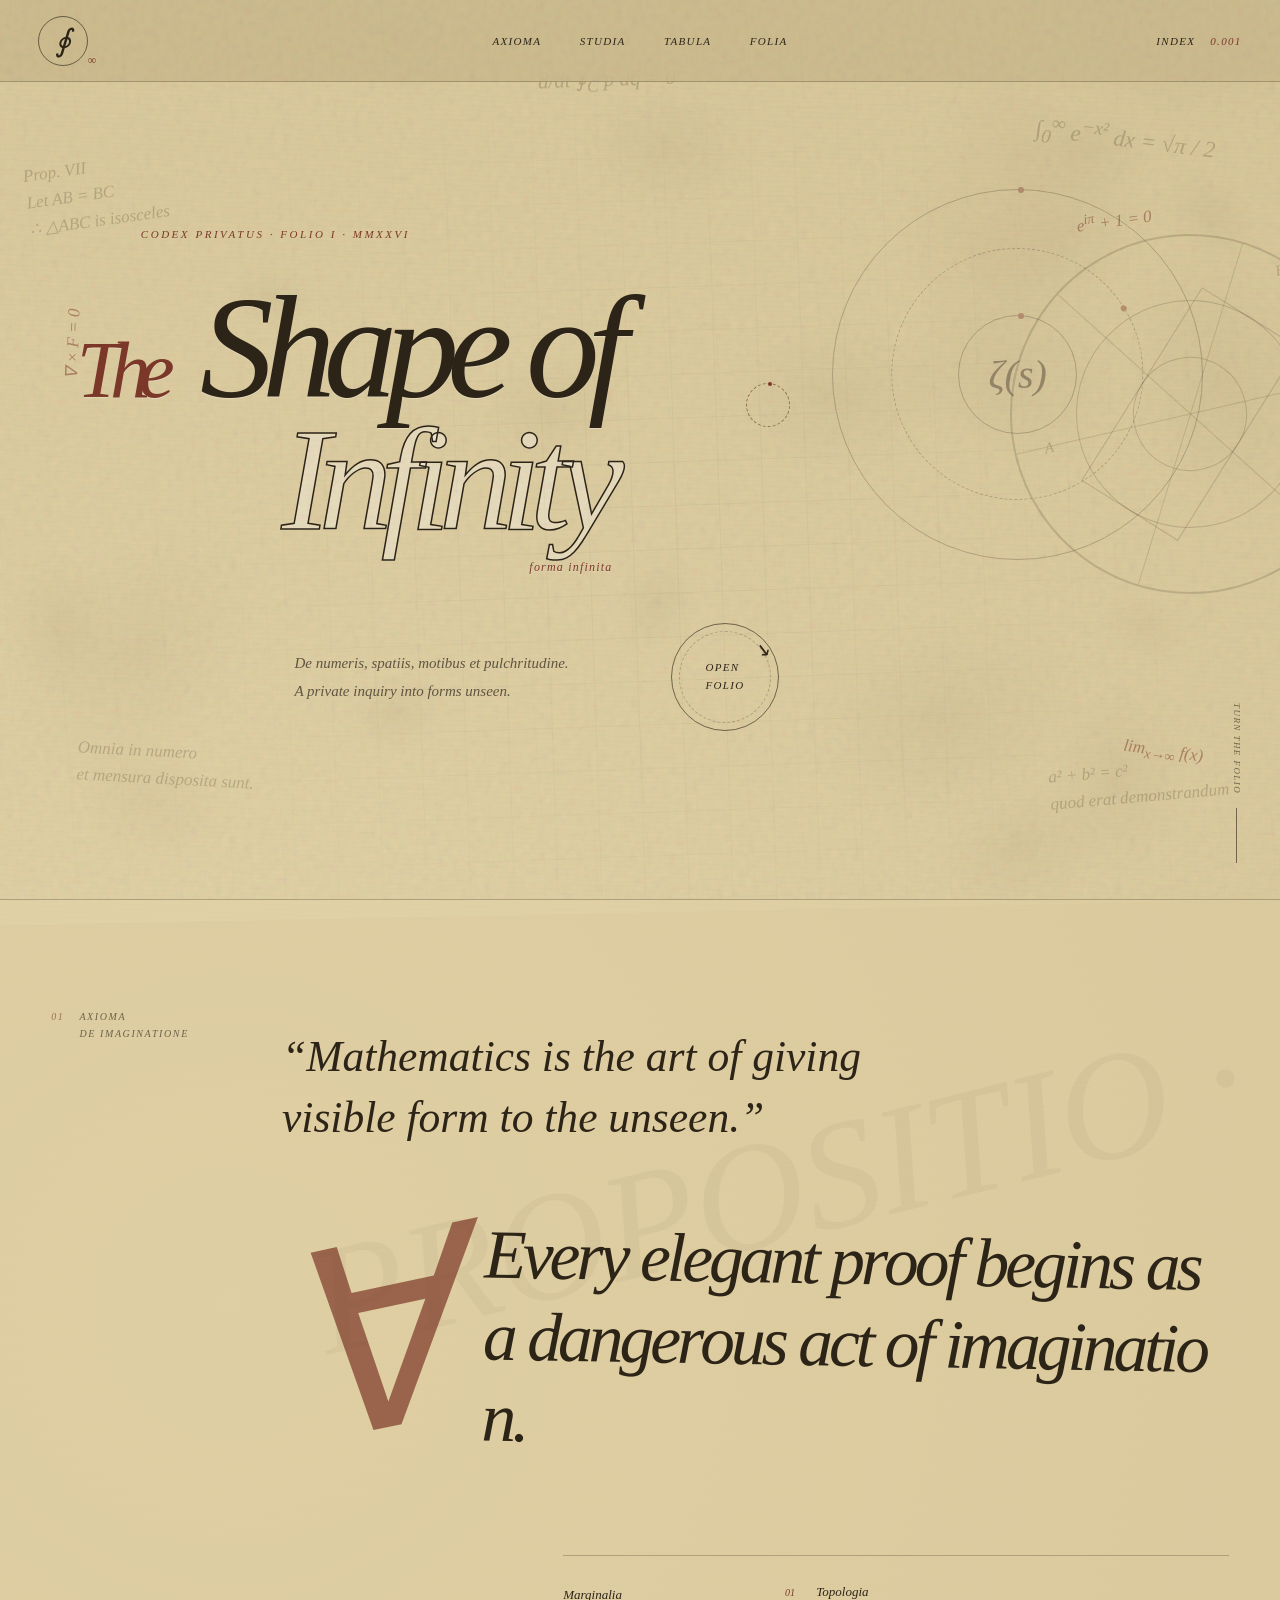
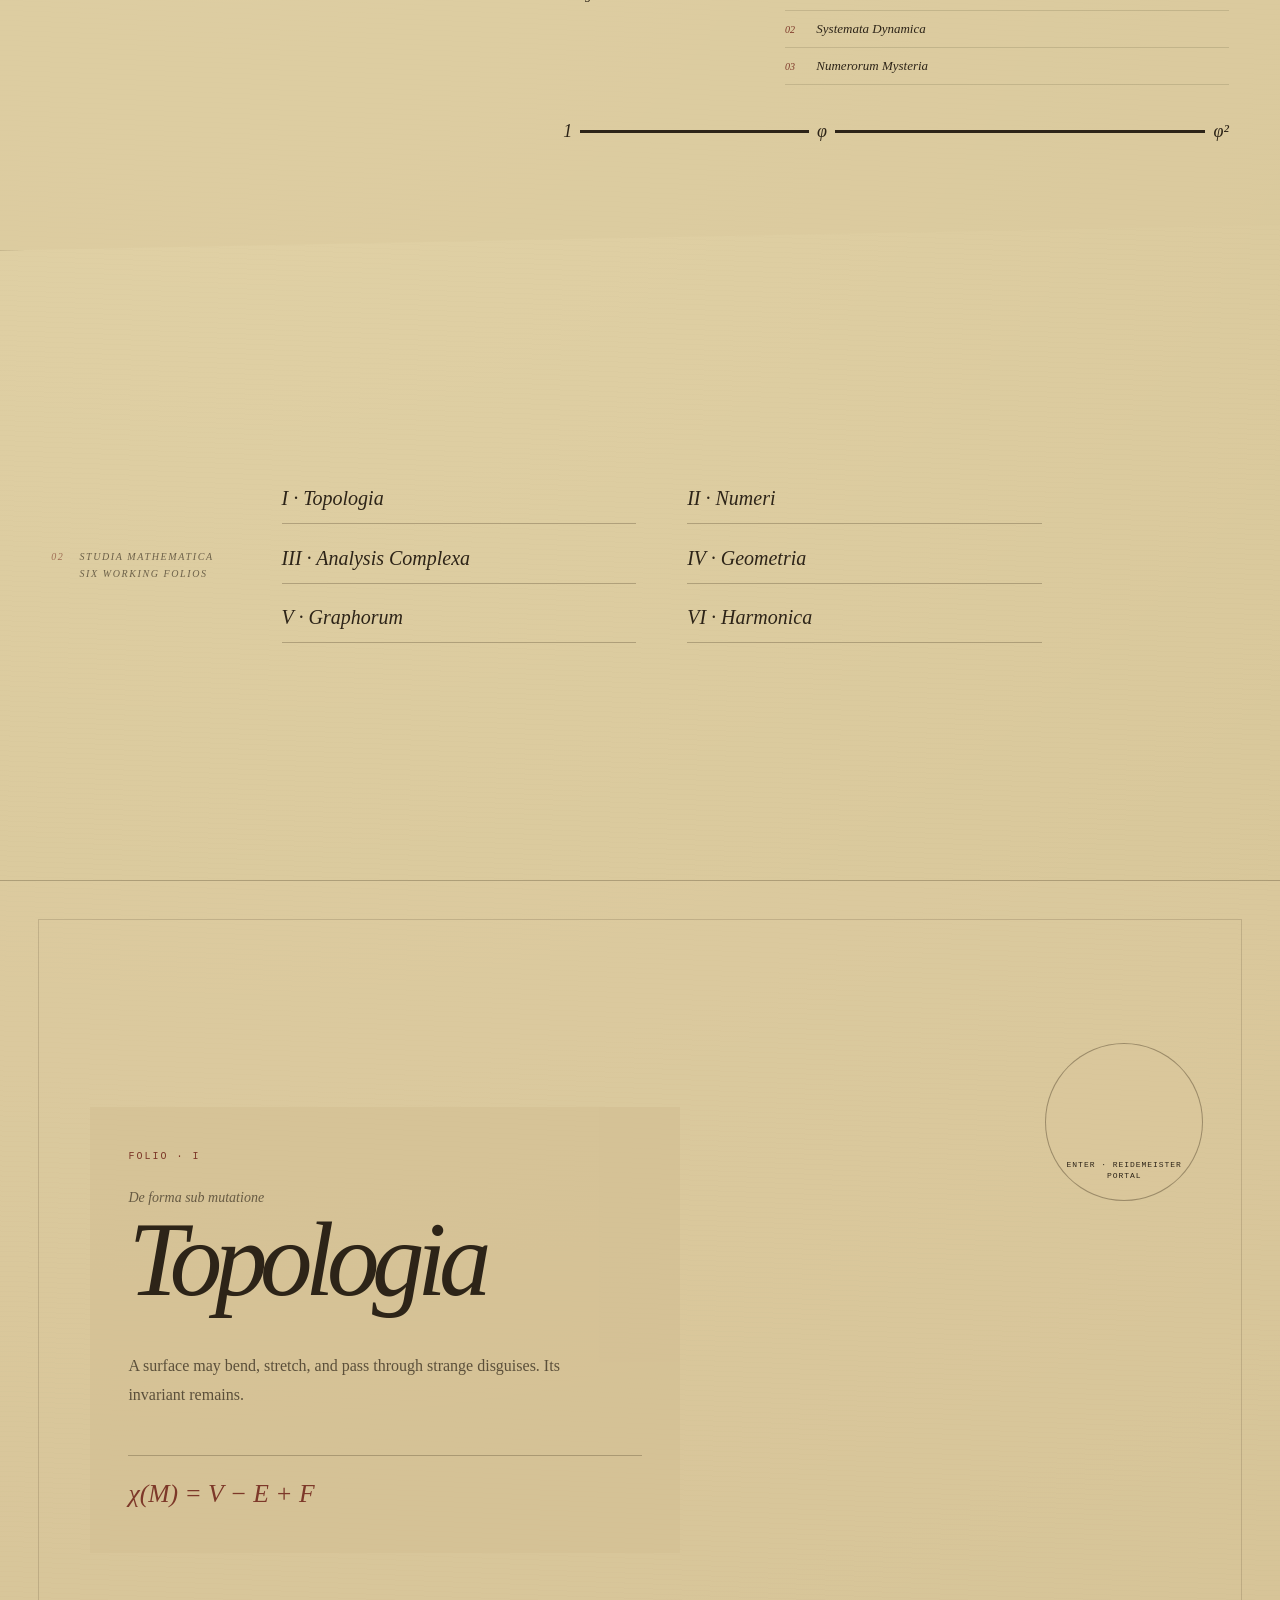
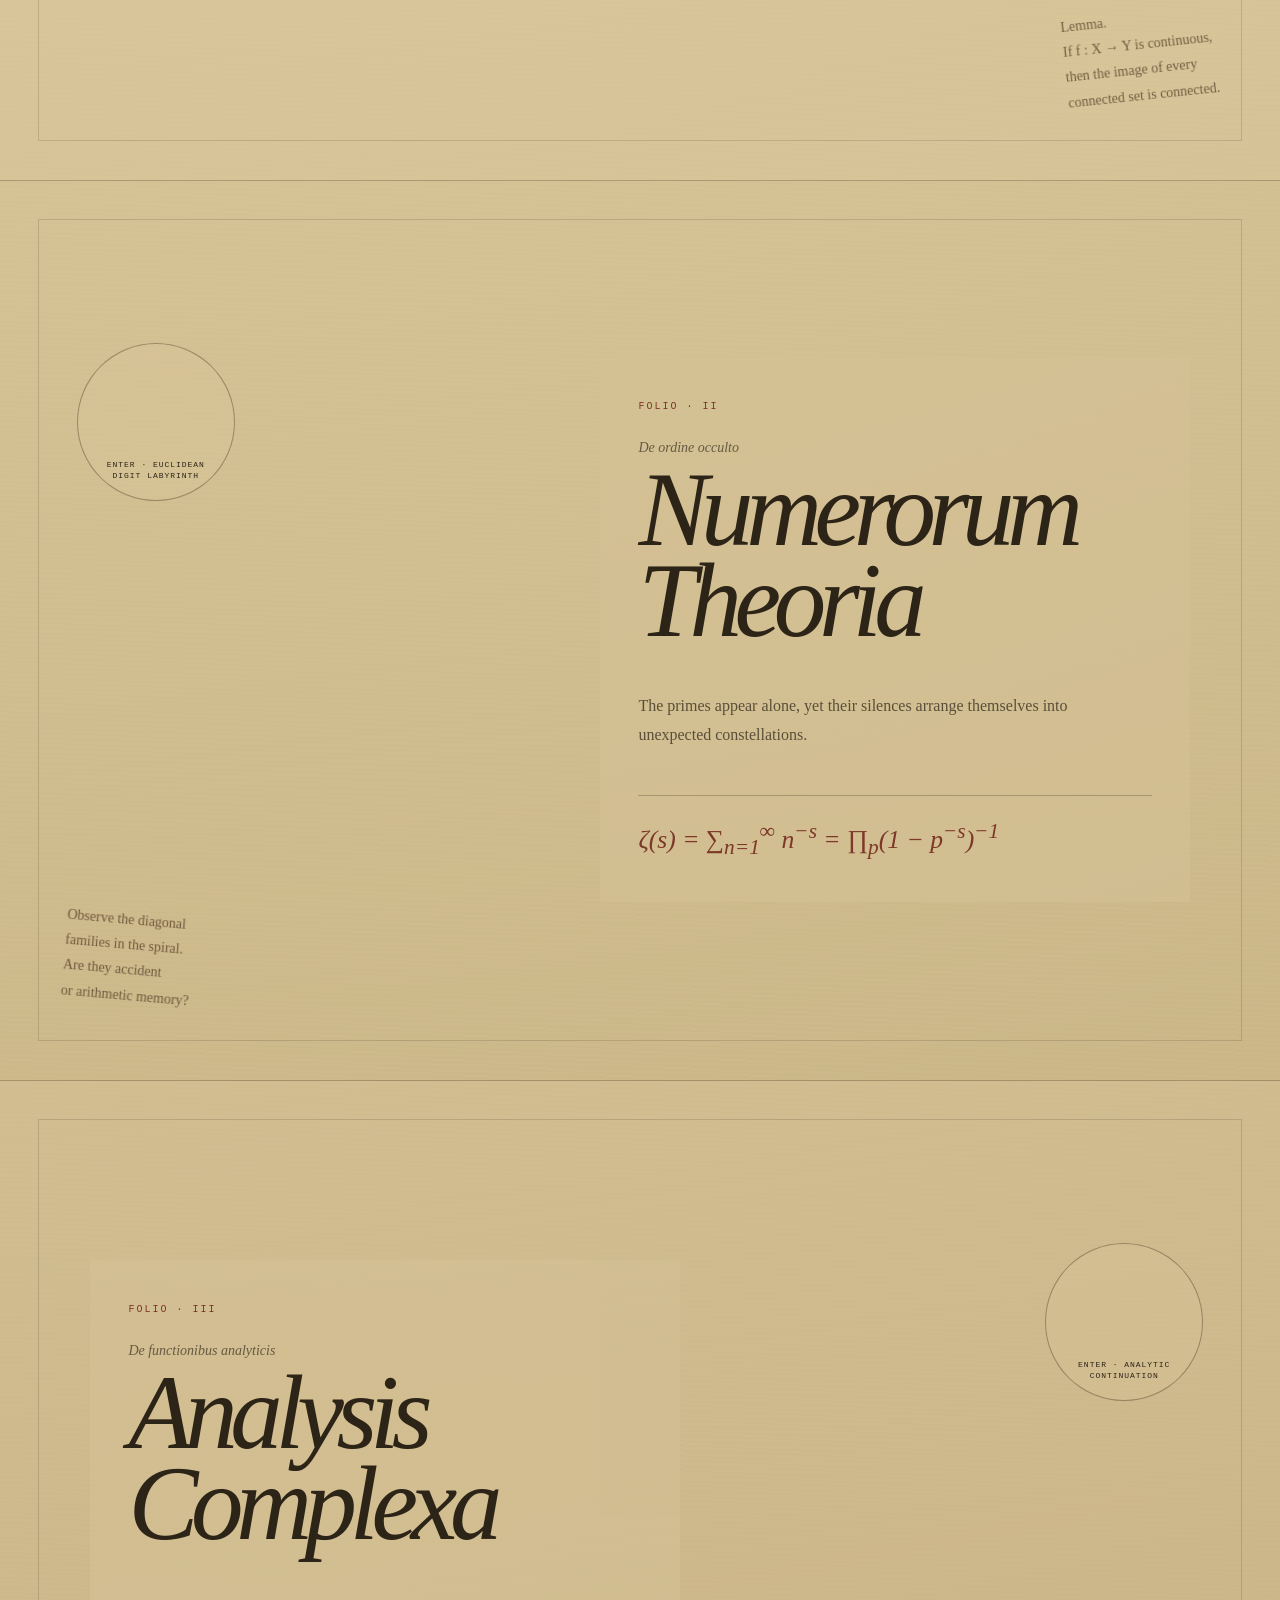
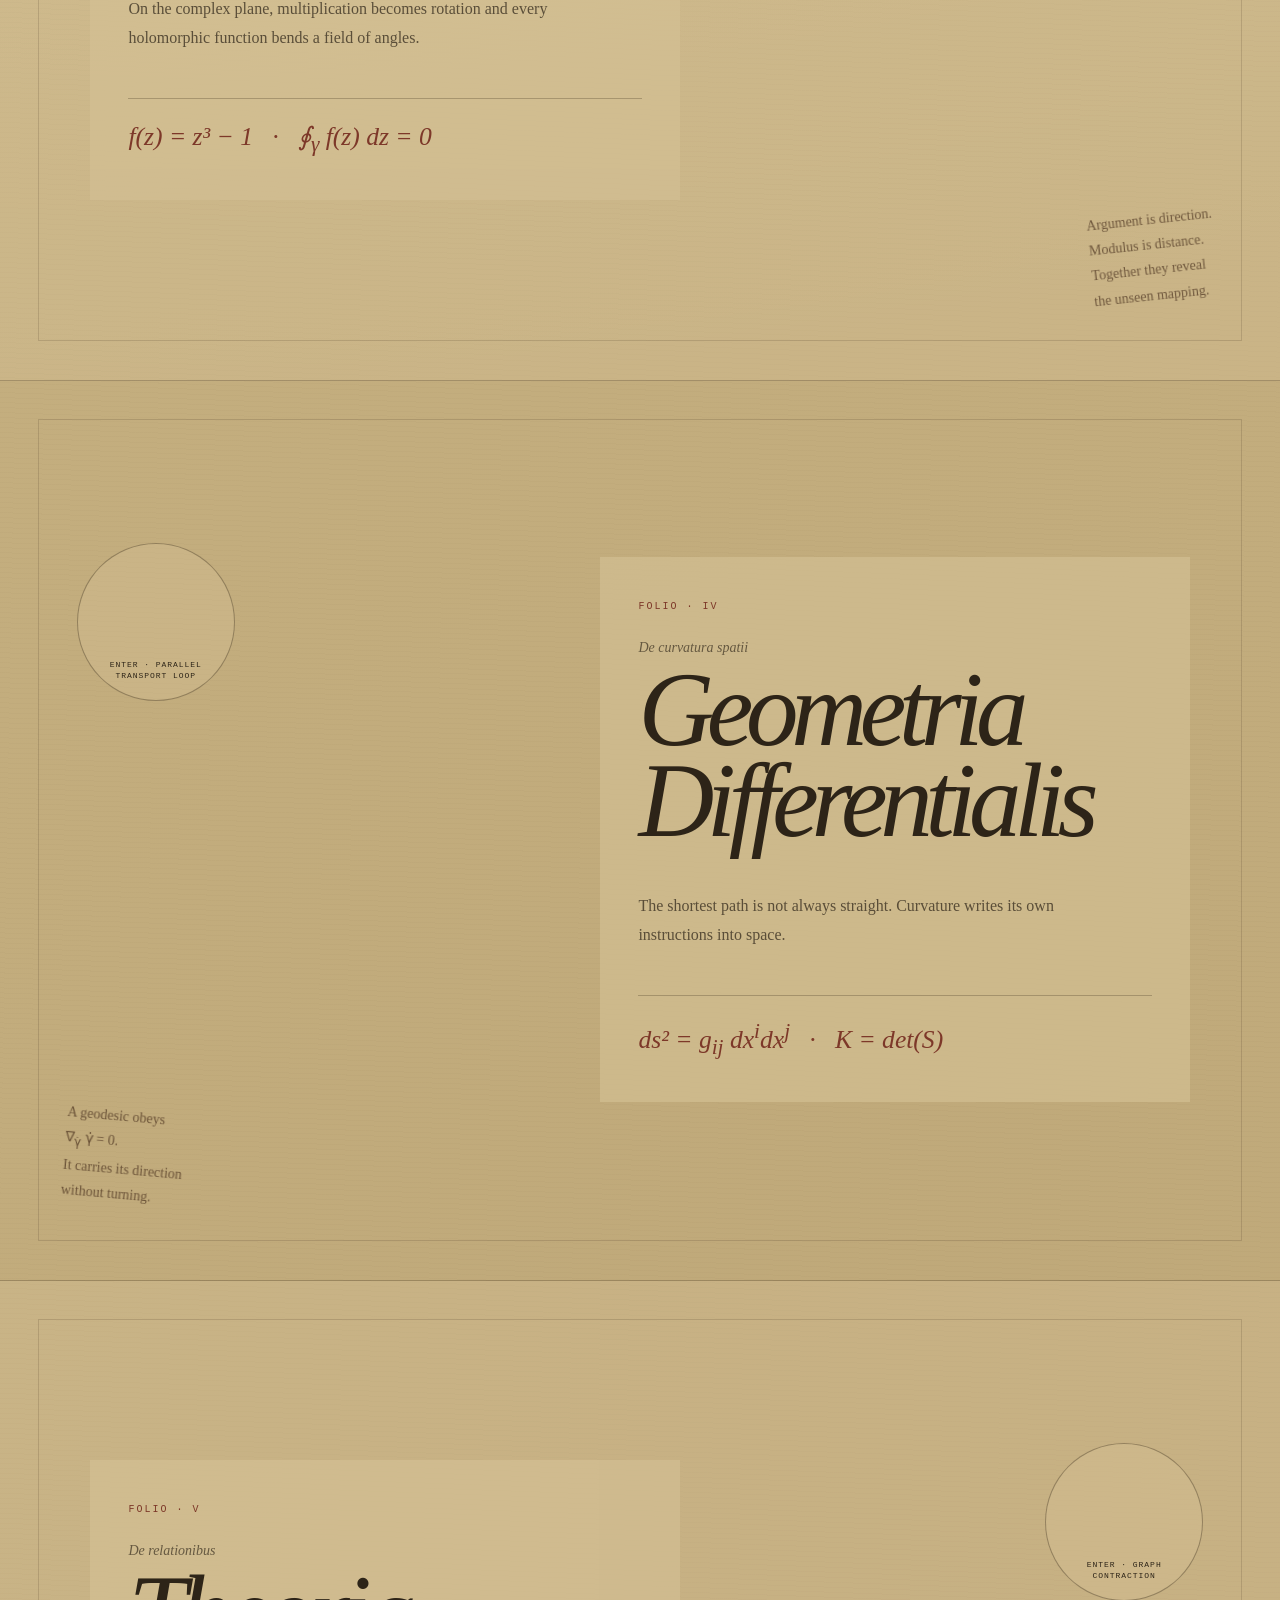
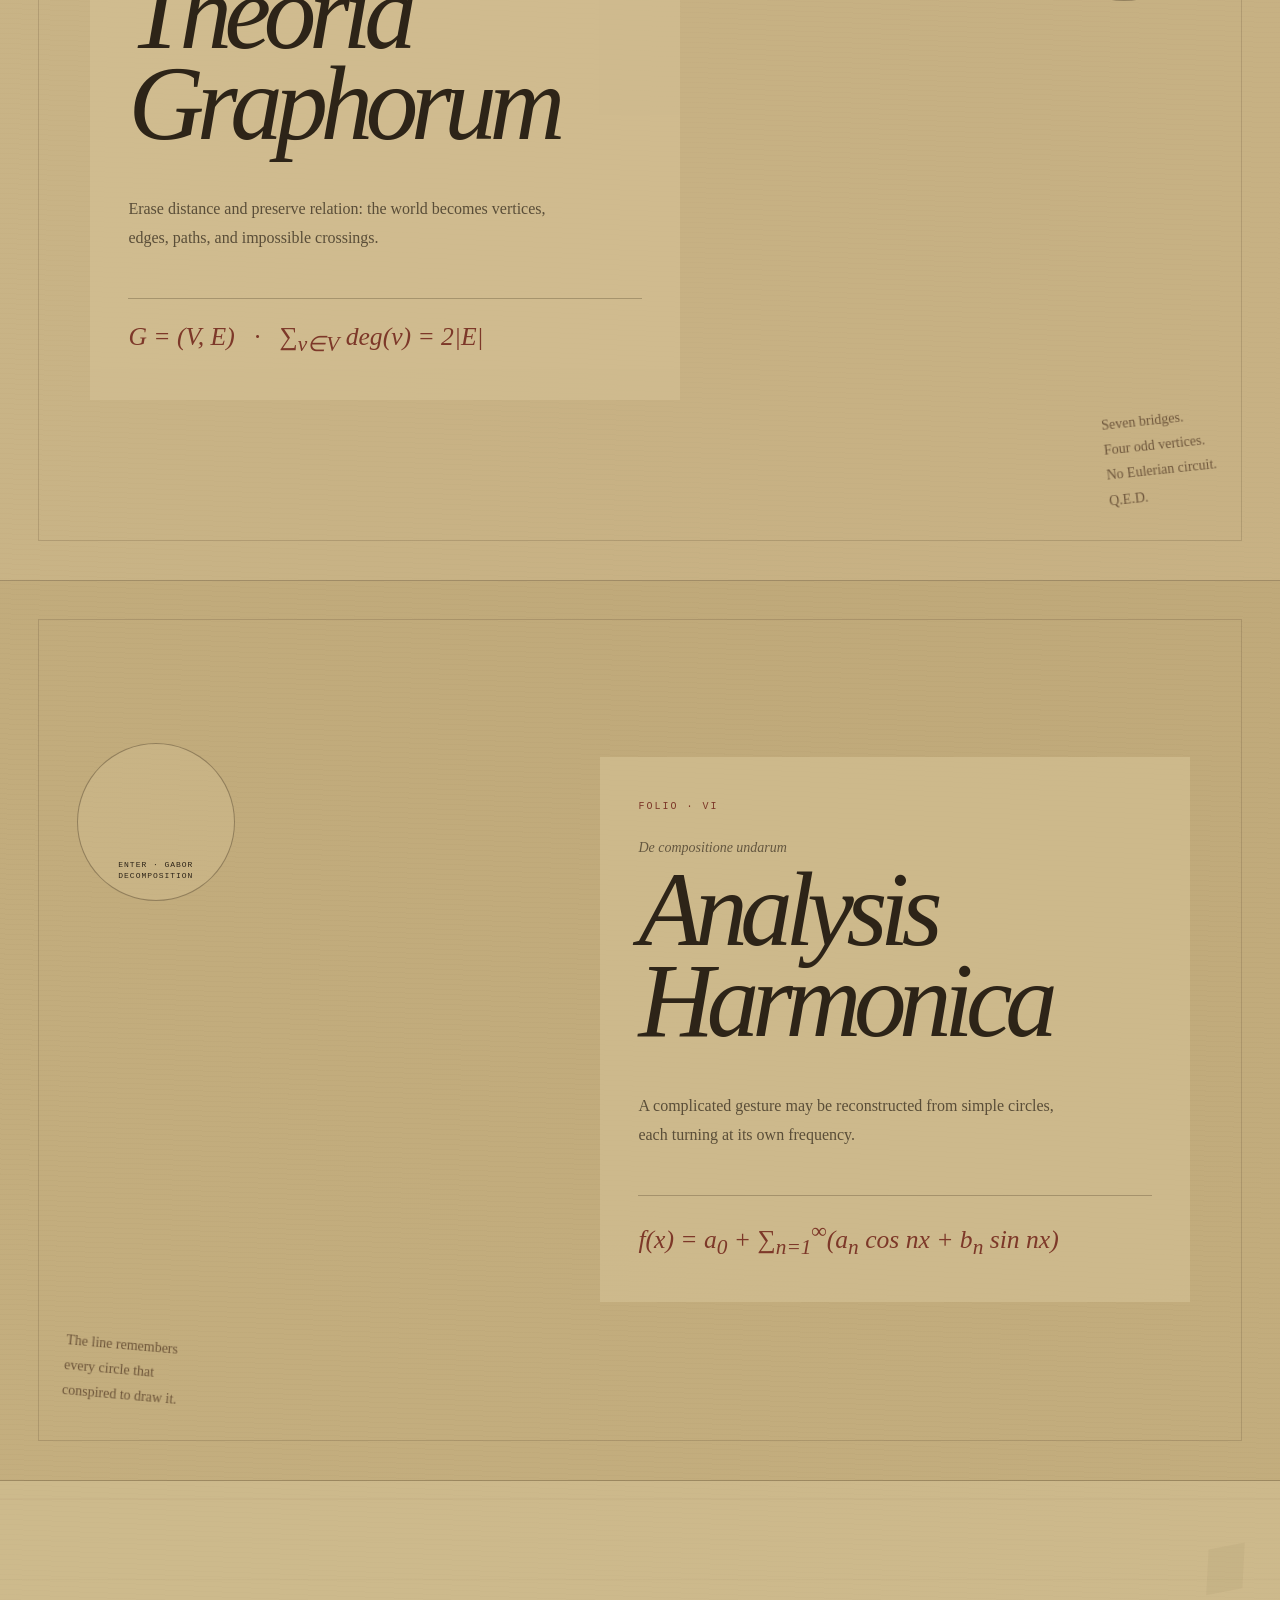
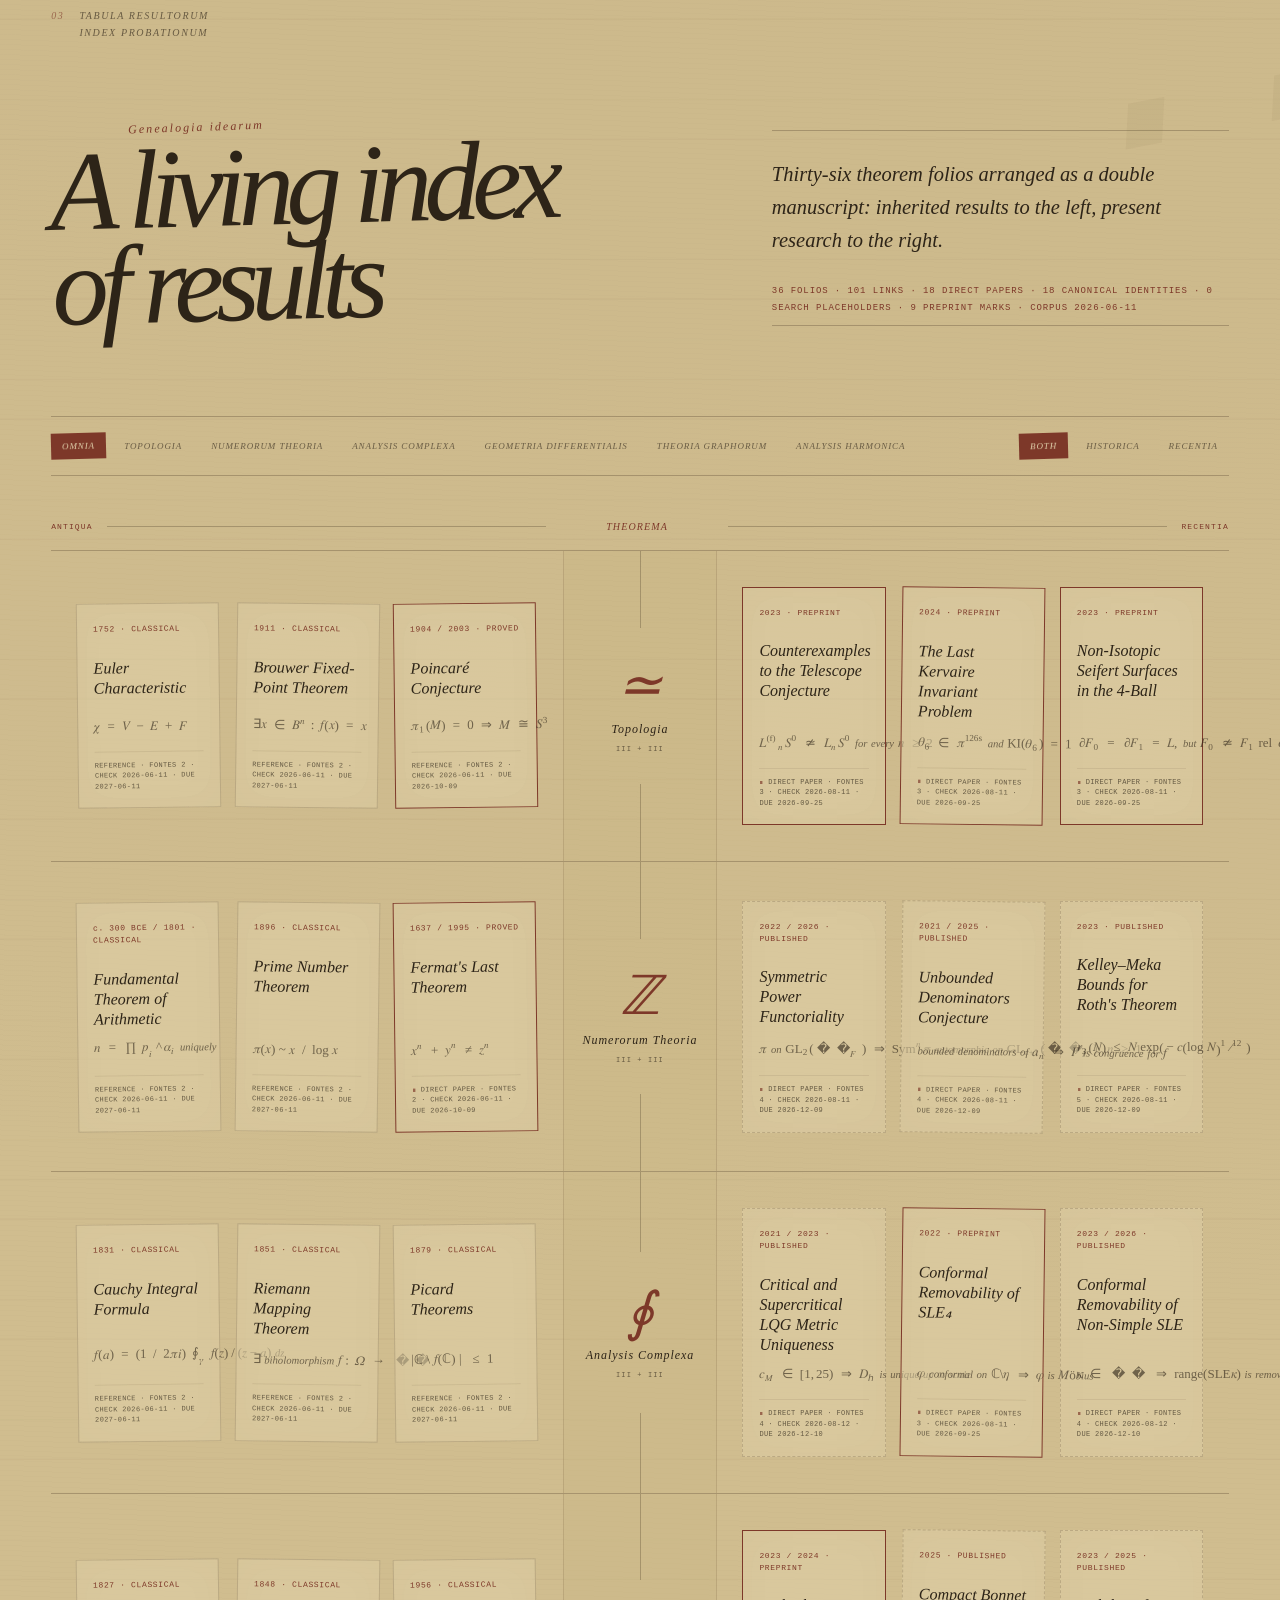
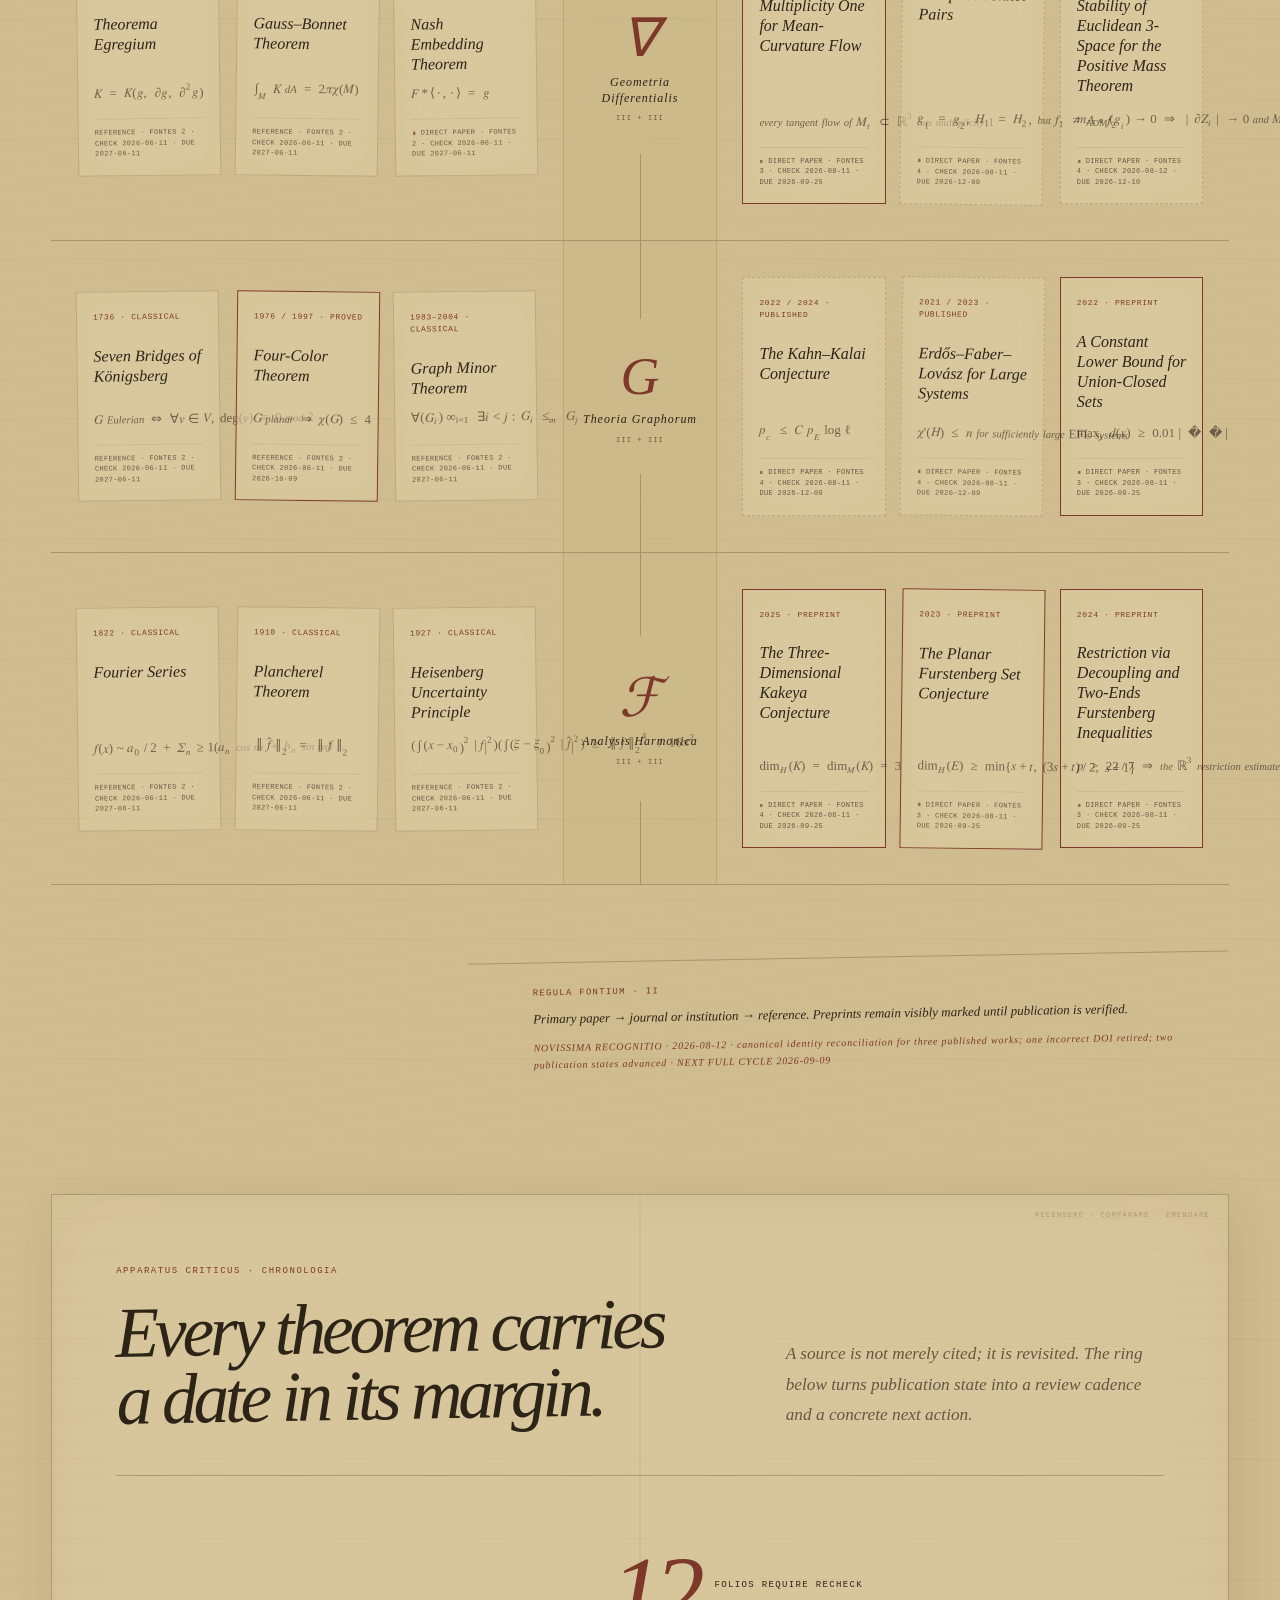
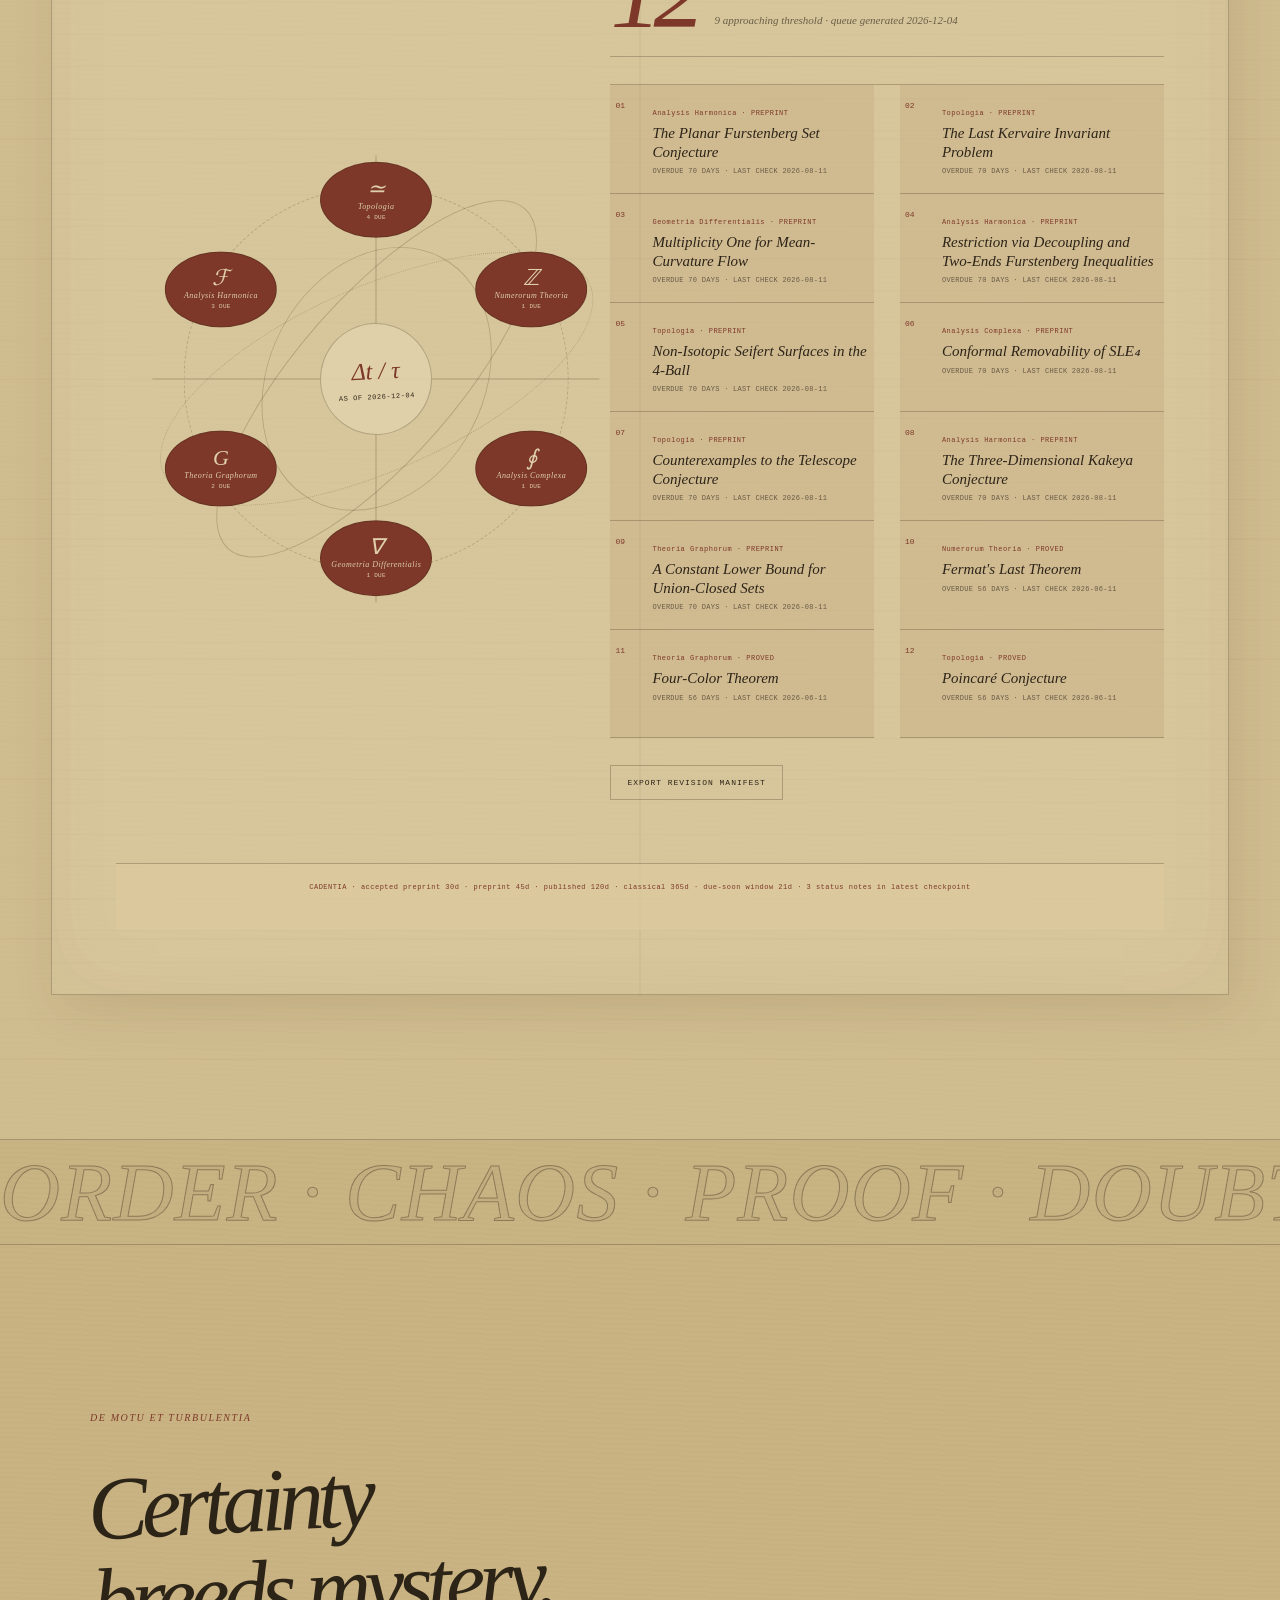
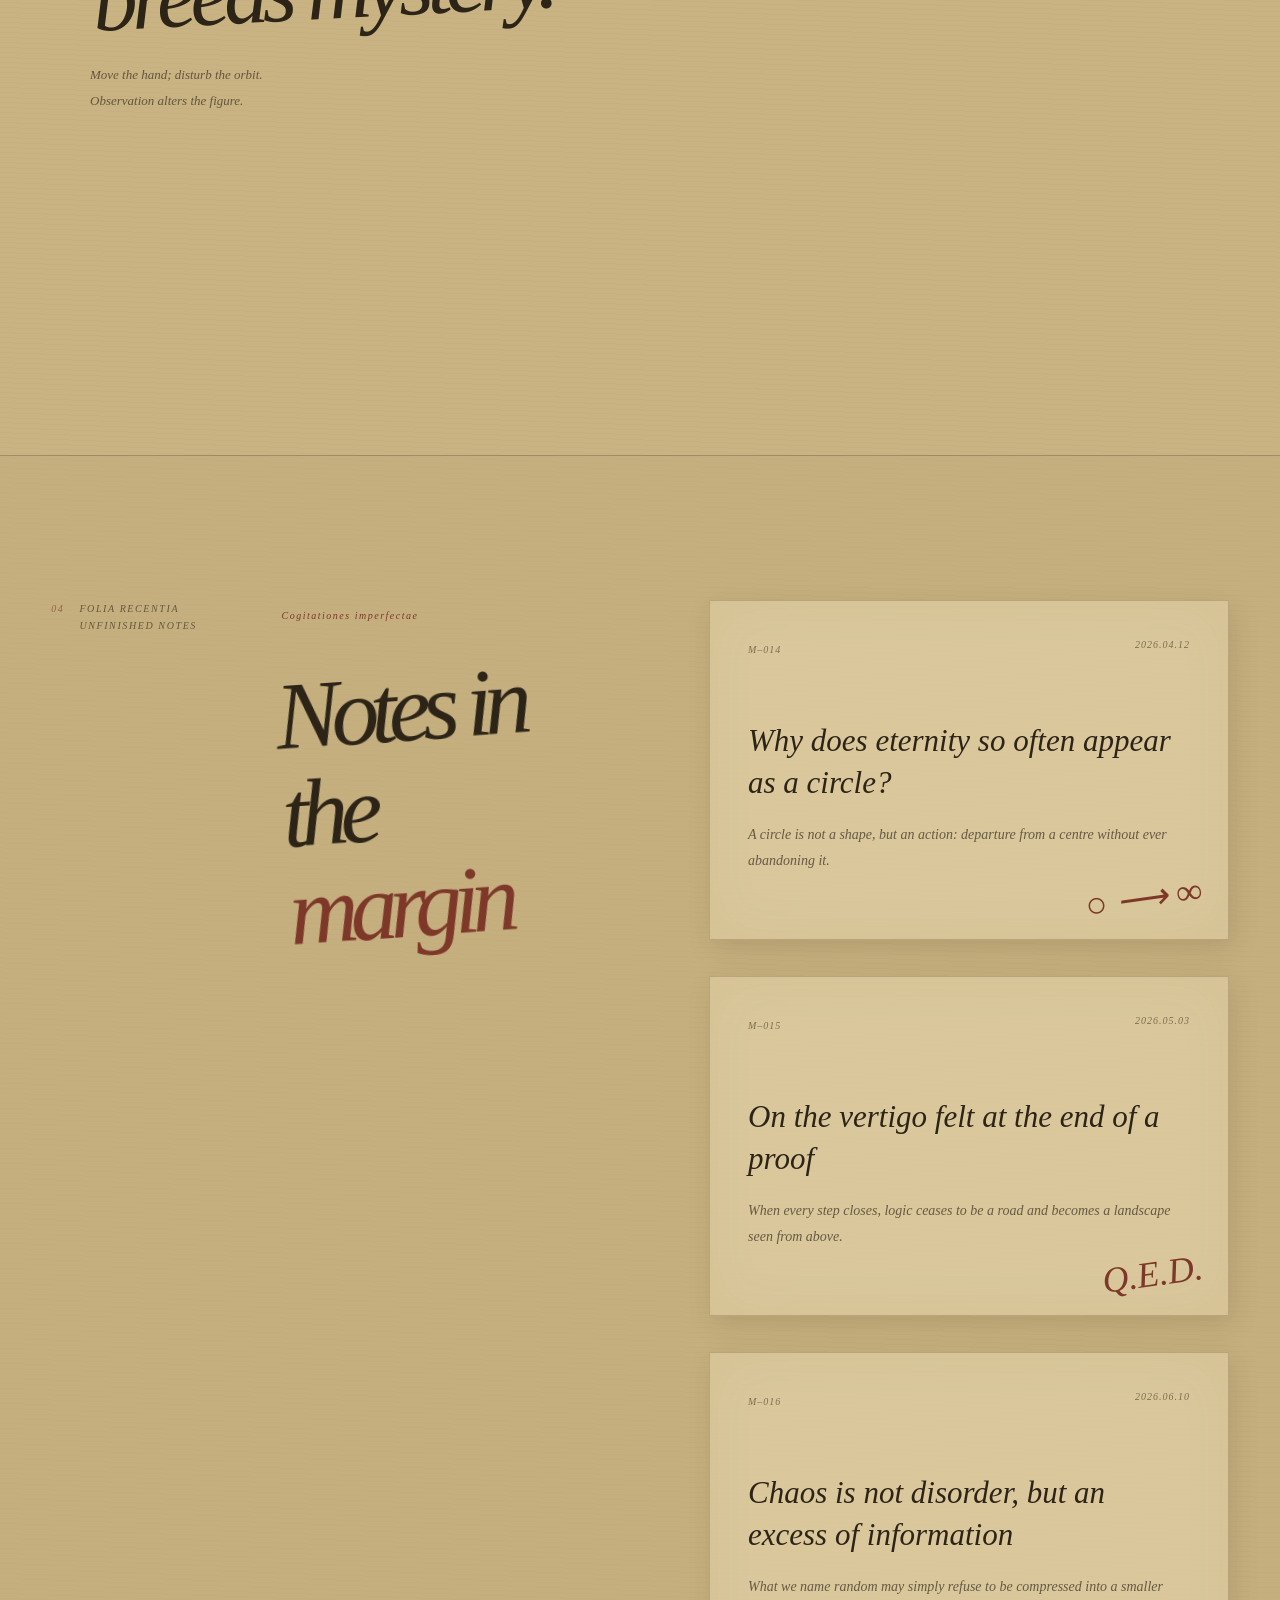
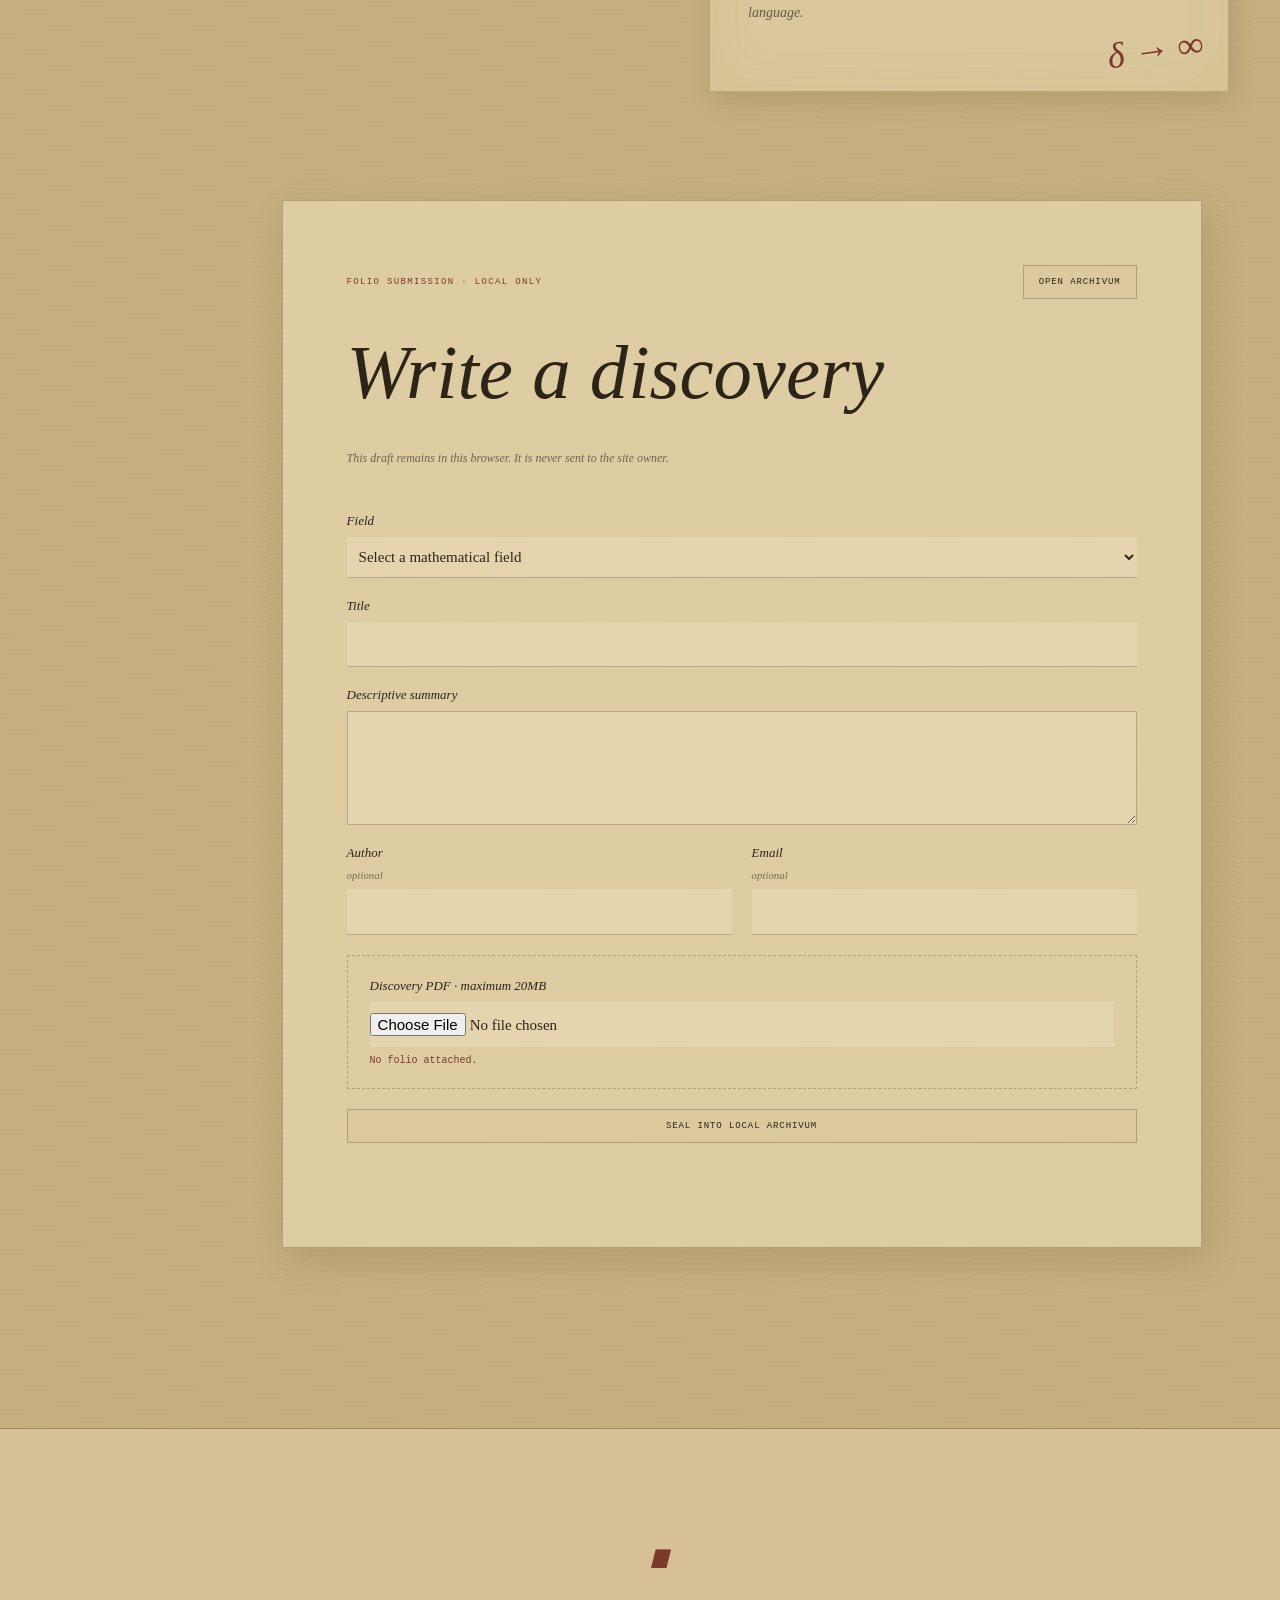
<file: index.html>
<!DOCTYPE html>
<html lang="en">
<head>
  <meta charset="UTF-8">
  <meta name="viewport" content="width=device-width, initial-scale=1.0">
  <meta name="theme-color" content="#cbb98e">
  <title>Codex Infinitum · A Mathematical Manuscript</title>
  <link rel="icon" href="data:,">
  <link rel="stylesheet" href="style.css?v=20260812.1">
</head>
<body>
  <canvas id="fluid" aria-hidden="true"></canvas>
  <div class="grain" aria-hidden="true"></div>
  <div class="folio-underlay" aria-hidden="true">
    <span class="folio-note fn-1">Prop. VII<br>Let AB = BC<br>∴ △ABC is isosceles</span>
    <span class="folio-note fn-2">∫<sub>0</sub><sup>∞</sup> e<sup>−x²</sup> dx = √π / 2</span>
    <span class="folio-note fn-3">Omnia in numero<br>et mensura disposita sunt.</span>
    <span class="folio-note fn-4">a² + b² = c²<br>quod erat demonstrandum</span>
    <span class="folio-note fn-5">d/dt ∮<sub>C</sub> p dq = 0</span>
    <div class="geometry-sketch"><i></i><i></i><i></i><b></b><span>A</span><span>B</span><span>C</span></div>
  </div>
  <div class="cursor-orbit" aria-hidden="true"><span></span></div>

  <header class="nav">
    <a class="sigil magnetic" href="#top" aria-label="Back to top">
      <span>∮</span>
      <i>∞</i>
    </a>
    <nav>
      <a href="#axiom">AXIOMA</a>
      <a href="#fields">STUDIA</a>
      <a href="#catalog">TABULA</a>
      <a href="#notes">FOLIA</a>
    </nav>
    <div class="nav-index"><span>INDEX</span><b>0.001</b></div>
  </header>

  <main id="top">
    <section class="hero">
      <div class="coordinate-grid" aria-hidden="true"></div>
      <div class="hero-copy">
        <p class="eyebrow reveal">CODEX PRIVATUS · FOLIO I · MMXXVI</p>
        <h1 class="hero-title" aria-label="The Shape of Infinity">
          <span class="line reveal"><em>The</em> Shape of</span>
          <span class="line offset reveal"><span class="outline">Infinity</span></span>
        </h1>
        <div class="hero-foot reveal">
          <p>De numeris, spatiis, motibus et pulchritudine.<br>A private inquiry into forms unseen.</p>
          <a class="round-link magnetic" href="#axiom"><span>OPEN<br>FOLIO</span><i>↘</i></a>
        </div>
      </div>

      <div class="hero-formula formula-a" aria-hidden="true">e<sup>iπ</sup> + 1 = 0</div>
      <div class="hero-formula formula-b" aria-hidden="true">lim<sub>x→∞</sub> f(x)</div>
      <div class="hero-formula formula-c" aria-hidden="true">∇ × F = 0</div>
      <div class="orbital-system" aria-hidden="true">
        <div class="orbit orbit-1"><i></i></div>
        <div class="orbit orbit-2"><i></i></div>
        <div class="orbit orbit-3"><i></i></div>
        <span class="orbital-label">ζ(s)</span>
      </div>
      <div class="scroll-mark"><span>TURN THE FOLIO</span><i></i></div>
    </section>

    <section class="manifesto" id="axiom">
      <div class="section-label">
        <span>01</span>
        <p>AXIOMA<br>DE IMAGINATIONE</p>
      </div>
      <div class="manifesto-body">
        <p class="kicker">“Mathematics is the art of giving<br>visible form to the unseen.”</p>
        <div class="axiom-layout">
          <div class="axiom-mark" aria-hidden="true">∀</div>
          <h2 class="split-text">Every elegant proof begins as a dangerous act of imagination.</h2>
        </div>
        <div class="axiom-meta">
          <p>Marginalia</p>
          <ul>
            <li><span>01</span> Topologia</li>
            <li><span>02</span> Systemata Dynamica</li>
            <li><span>03</span> Numerorum Mysteria</li>
          </ul>
          <div class="ratio" aria-label="Golden ratio diagram">
            <span>1</span><i></i><span>φ</span><i></i><span>φ²</span>
          </div>
        </div>
      </div>
    </section>

    <section class="fields" id="fields">
      <div class="section-label">
        <span>02</span>
        <p>STUDIA MATHEMATICA<br>SIX WORKING FOLIOS</p>
      </div>
      <div class="field-index">
        <a href="#topology">I · Topologia</a><a href="#number">II · Numeri</a><a href="#complex">III · Analysis Complexa</a>
        <a href="#geometry">IV · Geometria</a><a href="#graph">V · Graphorum</a><a href="#harmonic">VI · Harmonica</a>
      </div>
    </section>

    <section class="domain-page domain-topology" id="topology" data-domain="topology">
      <canvas class="domain-canvas" data-domain="topology" aria-label="Animated topological surface"></canvas>
      <div class="domain-copy">
        <span class="folio-number">FOLIO · I</span>
        <p class="domain-kicker">De forma sub mutatione</p>
        <h2>Topologia</h2>
        <p class="domain-text">A surface may bend, stretch, and pass through strange disguises. Its invariant remains.</p>
        <div class="domain-equation">χ(M) = V − E + F</div>
      </div>
      <aside class="proof-note">Lemma.<br>If f : X → Y is continuous,<br>then the image of every<br>connected set is connected.</aside>
    </section>

    <section class="domain-page domain-number" id="number" data-domain="number">
      <canvas class="domain-canvas" data-domain="number" aria-label="Animated prime number spiral"></canvas>
      <div class="domain-copy">
        <span class="folio-number">FOLIO · II</span>
        <p class="domain-kicker">De ordine occulto</p>
        <h2>Numerorum<br>Theoria</h2>
        <p class="domain-text">The primes appear alone, yet their silences arrange themselves into unexpected constellations.</p>
        <div class="domain-equation">ζ(s) = ∑<sub>n=1</sub><sup>∞</sup> n<sup>−s</sup> = ∏<sub>p</sub>(1 − p<sup>−s</sup>)<sup>−1</sup></div>
      </div>
      <aside class="proof-note">Observe the diagonal<br>families in the spiral.<br>Are they accident<br>or arithmetic memory?</aside>
    </section>

    <section class="domain-page domain-complex" id="complex" data-domain="complex">
      <canvas class="domain-canvas" data-domain="complex" aria-label="Animated complex function field"></canvas>
      <div class="domain-copy">
        <span class="folio-number">FOLIO · III</span>
        <p class="domain-kicker">De functionibus analyticis</p>
        <h2>Analysis<br>Complexa</h2>
        <p class="domain-text">On the complex plane, multiplication becomes rotation and every holomorphic function bends a field of angles.</p>
        <div class="domain-equation">f(z) = z³ − 1 &nbsp; · &nbsp; ∮<sub>γ</sub> f(z) dz = 0</div>
      </div>
      <aside class="proof-note">Argument is direction.<br>Modulus is distance.<br>Together they reveal<br>the unseen mapping.</aside>
    </section>

    <section class="domain-page domain-geometry" id="geometry" data-domain="geometry">
      <canvas class="domain-canvas" data-domain="geometry" aria-label="Animated differential geometry grid"></canvas>
      <div class="domain-copy">
        <span class="folio-number">FOLIO · IV</span>
        <p class="domain-kicker">De curvatura spatii</p>
        <h2>Geometria<br>Differentialis</h2>
        <p class="domain-text">The shortest path is not always straight. Curvature writes its own instructions into space.</p>
        <div class="domain-equation">ds² = g<sub>ij</sub> dx<sup>i</sup>dx<sup>j</sup> &nbsp; · &nbsp; K = det(S)</div>
      </div>
      <aside class="proof-note">A geodesic obeys<br>∇<sub>γ̇</sub> γ̇ = 0.<br>It carries its direction<br>without turning.</aside>
    </section>

    <section class="domain-page domain-graph" id="graph" data-domain="graph">
      <canvas class="domain-canvas" data-domain="graph" aria-label="Animated graph network"></canvas>
      <div class="domain-copy">
        <span class="folio-number">FOLIO · V</span>
        <p class="domain-kicker">De relationibus</p>
        <h2>Theoria<br>Graphorum</h2>
        <p class="domain-text">Erase distance and preserve relation: the world becomes vertices, edges, paths, and impossible crossings.</p>
        <div class="domain-equation">G = (V, E) &nbsp; · &nbsp; ∑<sub>v∈V</sub> deg(v) = 2|E|</div>
      </div>
      <aside class="proof-note">Seven bridges.<br>Four odd vertices.<br>No Eulerian circuit.<br>Q.E.D.</aside>
    </section>

    <section class="domain-page domain-harmonic" id="harmonic" data-domain="harmonic">
      <canvas class="domain-canvas" data-domain="harmonic" aria-label="Animated Fourier epicycles"></canvas>
      <div class="domain-copy">
        <span class="folio-number">FOLIO · VI</span>
        <p class="domain-kicker">De compositione undarum</p>
        <h2>Analysis<br>Harmonica</h2>
        <p class="domain-text">A complicated gesture may be reconstructed from simple circles, each turning at its own frequency.</p>
        <div class="domain-equation">f(x) = a<sub>0</sub> + ∑<sub>n=1</sub><sup>∞</sup>(a<sub>n</sub> cos nx + b<sub>n</sub> sin nx)</div>
      </div>
      <aside class="proof-note">The line remembers<br>every circle that<br>conspired to draw it.</aside>
    </section>

    <section class="catalog" id="catalog" aria-labelledby="catalog-title">
      <div class="section-label catalog-label">
        <span>03</span>
        <p>TABULA RESULTORUM<br>INDEX PROBATIONUM</p>
      </div>
      <header class="catalog-head">
        <div>
          <p class="catalog-kicker">Genealogia idearum</p>
          <h2 id="catalog-title">A living index<br>of results</h2>
        </div>
        <div class="catalog-preface">
          <p>Thirty-six theorem folios arranged as a double manuscript: inherited results to the left, present research to the right.</p>
          <div class="catalog-audit" id="catalog-audit" aria-live="polite"></div>
        </div>
      </header>
      <div class="catalog-controls" aria-label="Filter result index">
        <div class="catalog-filter" id="catalog-domain-filter" role="group" aria-label="Filter by mathematical field"></div>
        <div class="catalog-filter catalog-era-filter" id="catalog-era-filter" role="group" aria-label="Filter by era"></div>
      </div>
      <div class="catalog-ruler" aria-hidden="true">
        <span>ANTIQUA</span><i></i><b>THEOREMA</b><i></i><span>RECENTIA</span>
      </div>
      <div class="catalog-ledger" id="catalog-ledger"></div>
      <aside class="catalog-method">
        <span>REGULA FONTIUM · II</span>
        <p>Primary paper → journal or institution → reference. Preprints remain visibly marked until publication is verified.</p>
        <p id="catalog-checkpoint"></p>
      </aside>
      <section class="critical-apparatus" id="apparatus" aria-labelledby="apparatus-title">
        <header class="apparatus-head">
          <div>
            <span>APPARATUS CRITICUS · CHRONOLOGIA</span>
            <h3 id="apparatus-title">Every theorem carries<br>a date in its margin.</h3>
          </div>
          <p>A source is not merely cited; it is revisited. The ring below turns publication state into a review cadence and a concrete next action.</p>
        </header>
        <div class="apparatus-body">
          <div class="review-orbit" id="review-orbit" aria-label="Source-review cycle by mathematical field">
            <div class="review-orbit-rings" aria-hidden="true"><i></i><i></i><i></i></div>
            <div class="review-orbit-center"><b>&Delta;t / &tau;</b><small id="review-as-of"></small></div>
          </div>
          <div class="review-ledger">
            <div class="review-summary" id="review-summary" aria-live="polite"></div>
            <ol class="review-queue" id="review-queue" aria-label="Next source-review queue"></ol>
            <button class="review-export" id="export-review-queue" type="button">EXPORT REVISION MANIFEST</button>
          </div>
        </div>
        <footer class="review-policy" id="review-policy"></footer>
      </section>
    </section>

    <section class="interlude">
      <div class="marquee" aria-hidden="true">
        <div>ORDER · CHAOS · PROOF · DOUBT · INFINITY · ORDER · CHAOS · PROOF · DOUBT · INFINITY ·&nbsp;</div>
        <div>ORDER · CHAOS · PROOF · DOUBT · INFINITY · ORDER · CHAOS · PROOF · DOUBT · INFINITY ·&nbsp;</div>
      </div>
      <div class="attractor-wrap">
        <canvas id="attractor" aria-label="Animated Lorenz attractor"></canvas>
        <div class="attractor-copy">
          <span>DE MOTU ET TURBULENTIA</span>
          <h2>Certainty<br>breeds mystery.</h2>
          <p>Move the hand; disturb the orbit.<br>Observation alters the figure.</p>
        </div>
      </div>
    </section>

    <section class="notes" id="notes">
      <div class="section-label">
        <span>04</span>
        <p>FOLIA RECENTIA<br>UNFINISHED NOTES</p>
      </div>
      <div class="notes-content">
        <div class="notes-heading">
          <p>Cogitationes imperfectae</p>
          <h2>Notes in the<br><i>margin</i></h2>
        </div>
        <div class="note-stack">
          <article class="note-paper">
            <span class="note-no">M–014</span>
            <time>2026.04.12</time>
            <h3>Why does eternity so often appear as a circle?</h3>
            <p>A circle is not a shape, but an action: departure from a centre without ever abandoning it.</p>
            <div class="scribble" aria-hidden="true">○ ⟶ ∞</div>
          </article>
          <article class="note-paper">
            <span class="note-no">M–015</span>
            <time>2026.05.03</time>
            <h3>On the vertigo felt at the end of a proof</h3>
            <p>When every step closes, logic ceases to be a road and becomes a landscape seen from above.</p>
            <div class="scribble" aria-hidden="true">Q.E.D.</div>
          </article>
          <article class="note-paper">
            <span class="note-no">M–016</span>
            <time>2026.06.10</time>
            <h3>Chaos is not disorder, but an excess of information</h3>
            <p>What we name random may simply refuse to be compressed into a smaller language.</p>
            <div class="scribble" aria-hidden="true">δ → ∞</div>
          </article>
        </div>
      </div>
      <div class="submission-workbench">
        <article class="submission-card">
          <div class="submission-card-head">
            <span>FOLIO SUBMISSION · LOCAL ONLY</span>
            <button id="open-archivum" type="button">OPEN ARCHIVUM</button>
          </div>
          <h2>Write a discovery</h2>
          <p class="storage-notice">This draft remains in this browser. It is never sent to the site owner.</p>
          <form id="submission-form">
            <label>Field
              <select name="domain" required>
                <option value="">Select a mathematical field</option>
                <option value="topology">Topology</option>
                <option value="number">Number Theory</option>
                <option value="complex">Complex Analysis</option>
                <option value="geometry">Differential Geometry</option>
                <option value="graph">Graph Theory</option>
                <option value="harmonic">Harmonic Analysis</option>
              </select>
            </label>
            <label>Title<input name="title" type="text" maxlength="140" required></label>
            <label>Descriptive summary<textarea name="summary" rows="4" maxlength="1200" required></textarea></label>
            <div class="submission-two-col">
              <label>Author <small>optional</small><input name="author" type="text" maxlength="100"></label>
              <label>Email <small>optional</small><input name="email" type="email" maxlength="160"></label>
            </div>
            <label class="pdf-drop">Discovery PDF · maximum 20MB
              <input name="pdf" type="file" accept="application/pdf,.pdf" required>
              <span id="pdf-status">No folio attached.</span>
            </label>
            <button class="submit-discovery" type="submit">SEAL INTO LOCAL ARCHIVUM</button>
            <p id="submission-status" role="status"></p>
          </form>
        </article>
      </div>
    </section>
  </main>

  <dialog id="archivum-dialog" class="archivum-dialog">
    <div class="archivum-head">
      <div><span>ARCHIVUM LOCALE</span><h2>Review desk</h2></div>
      <button id="close-archivum" type="button" aria-label="Close review desk">×</button>
    </div>
    <p class="storage-notice">Records and PDFs are stored only in this browser's IndexedDB.</p>
    <div class="archivum-controls">
      <select id="archive-domain-filter" aria-label="Filter by field"><option value="">All fields</option></select>
      <select id="archive-status-filter" aria-label="Filter by status">
        <option value="">All statuses</option><option value="submitted">Submitted</option>
        <option value="under-review">Under review</option><option value="accepted">Accepted</option><option value="rejected">Rejected</option>
      </select>
      <button id="export-archive" type="button">EXPORT REVIEW ZIP</button>
      <label class="import-control">IMPORT REVIEW ZIP<input id="import-archive" type="file" accept=".zip,application/zip"></label>
      <button id="export-publications" type="button">EXPORT ACCEPTED DRAFTS</button>
    </div>
    <div id="archive-list" class="archive-list"></div>
  </dialog>

  <footer>
    <div class="footer-symbol">∴</div>
    <p>Calculamus. Miramur.</p>
    <div class="footer-meta"><span>FOLIO CONTINUES</span><span>© MMXXVI</span></div>
  </footer>

  <script src="results-data.js?v=20260812.1"></script>
  <script src="maintenance.js?v=20260812.1"></script>
  <script src="bibliotheca.js?v=20260812.1"></script>
  <script src="mathml.js?v=20260812.1"></script>
  <script src="catalog.js?v=20260812.1"></script>
  <script src="script.js?v=20260812.1"></script>
  <script src="portals.js?v=20260812.1"></script>
  <script src="submissions.js?v=20260812.1"></script>
</body>
</html>
</file>
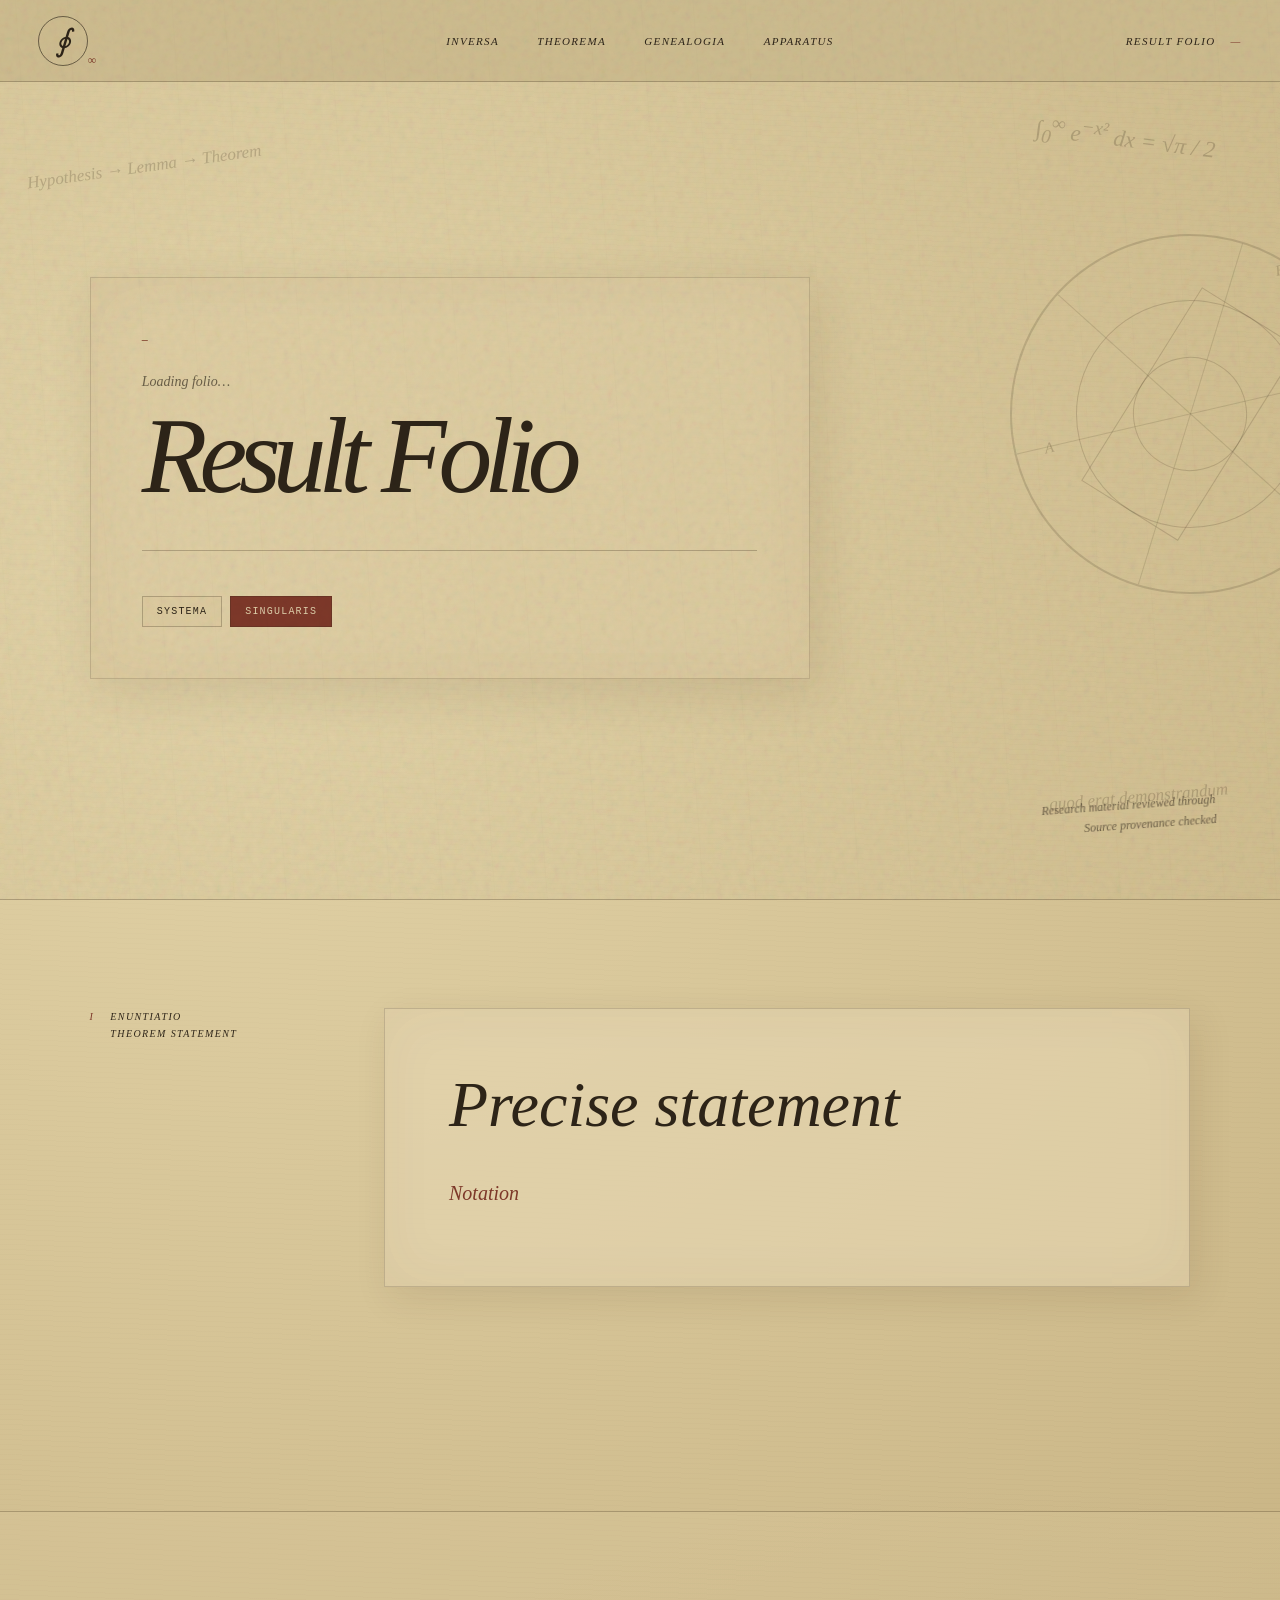
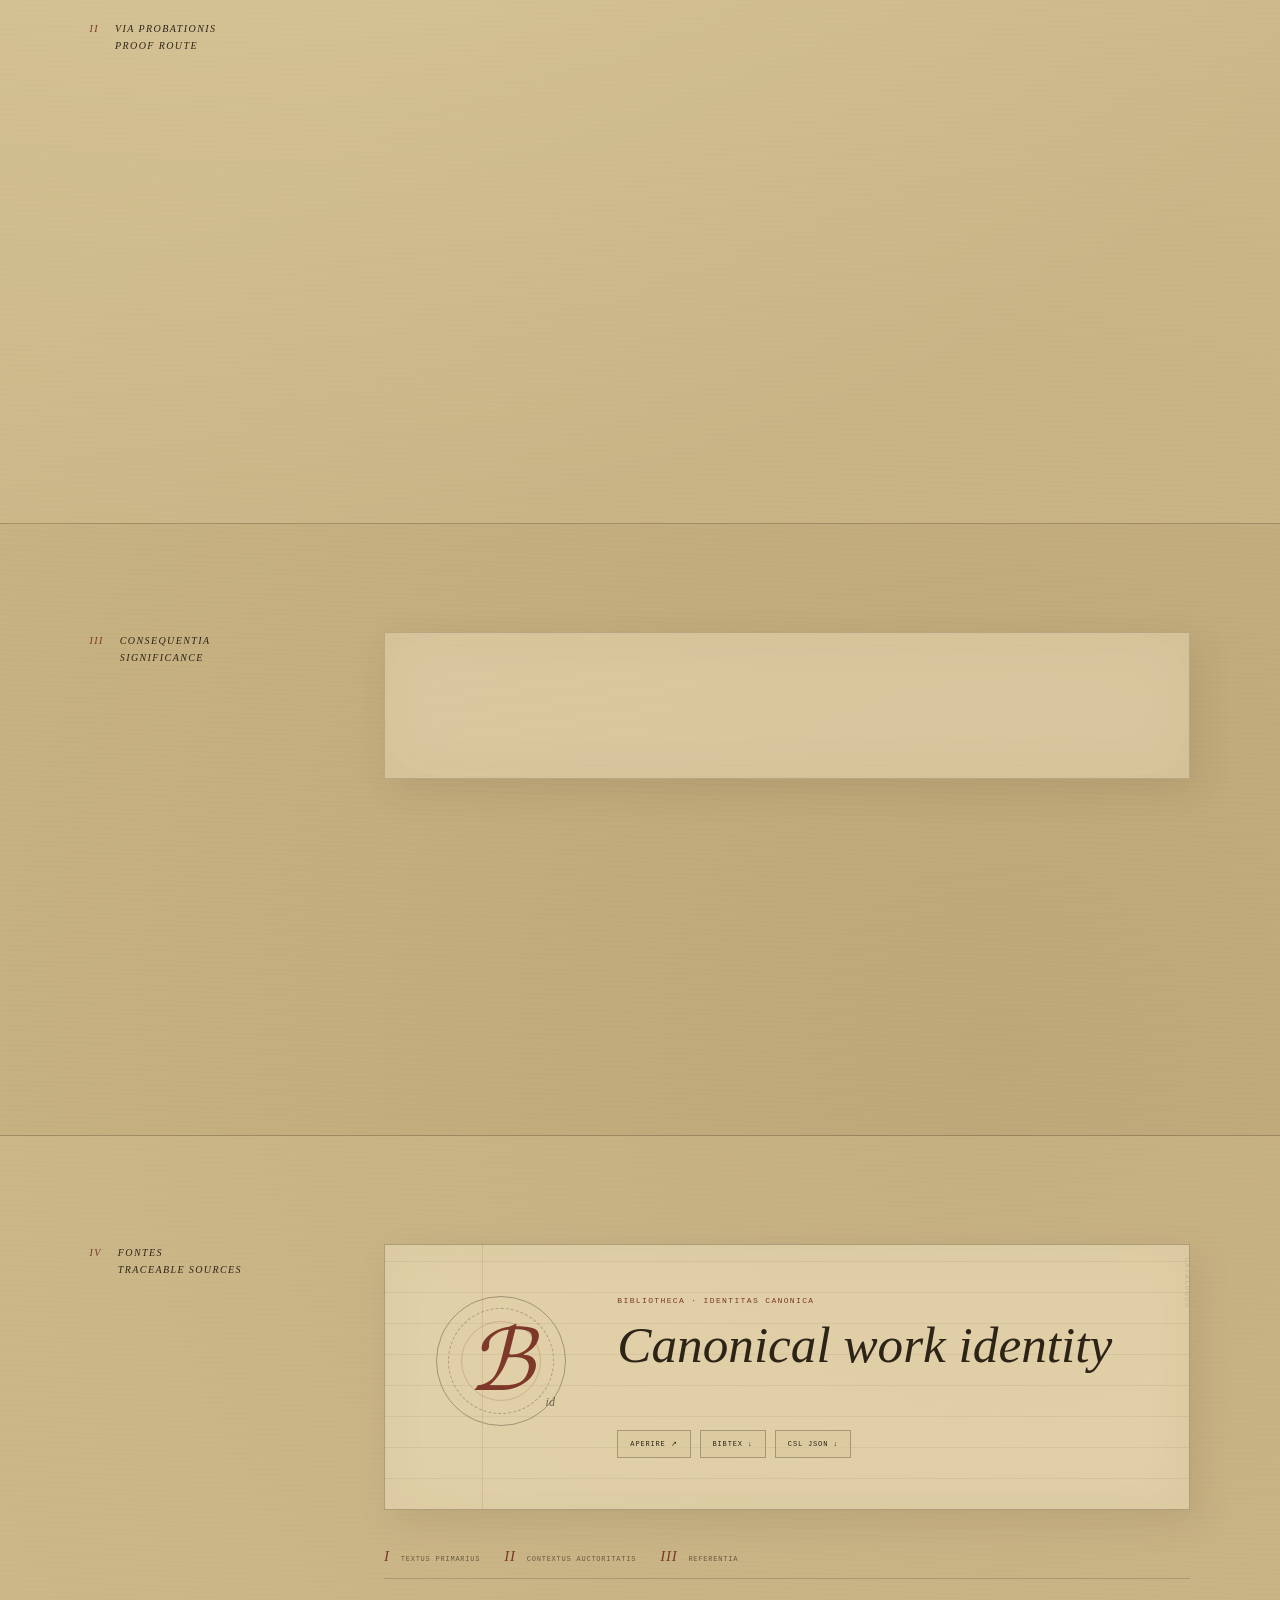
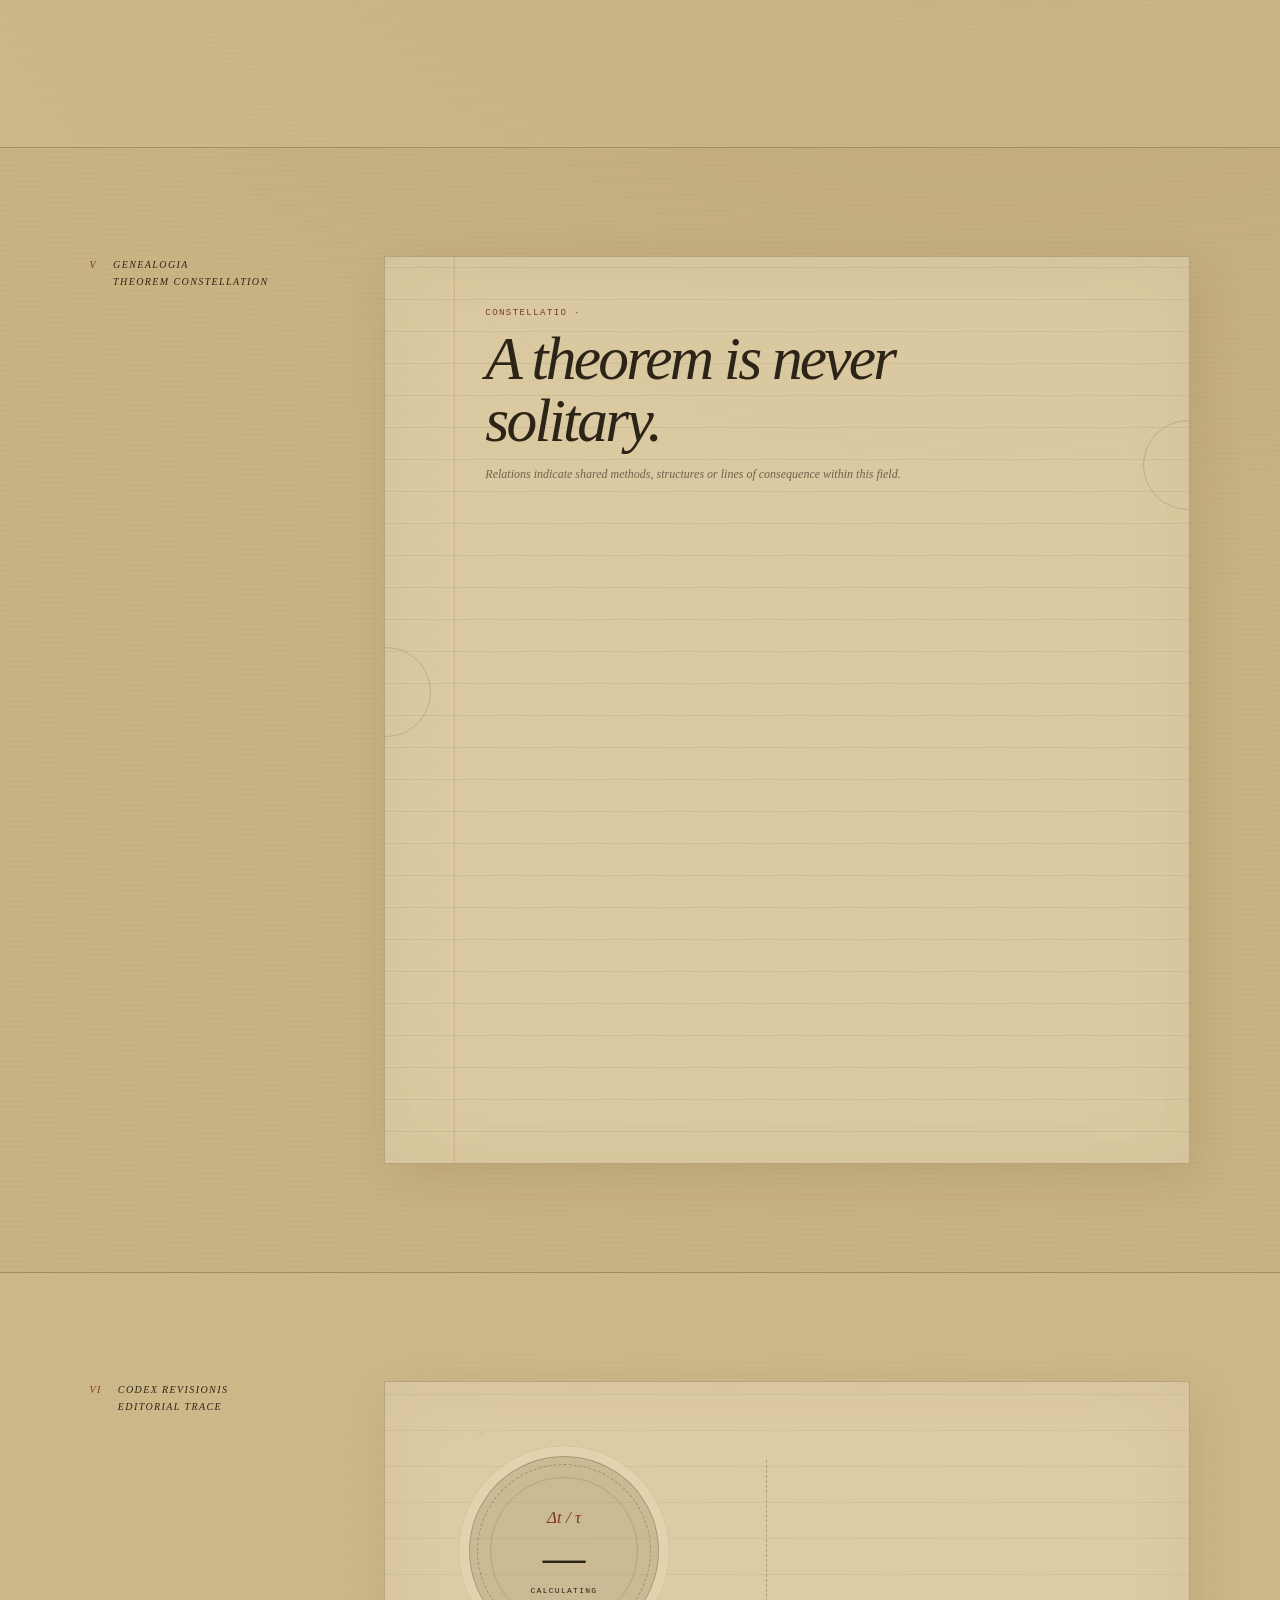
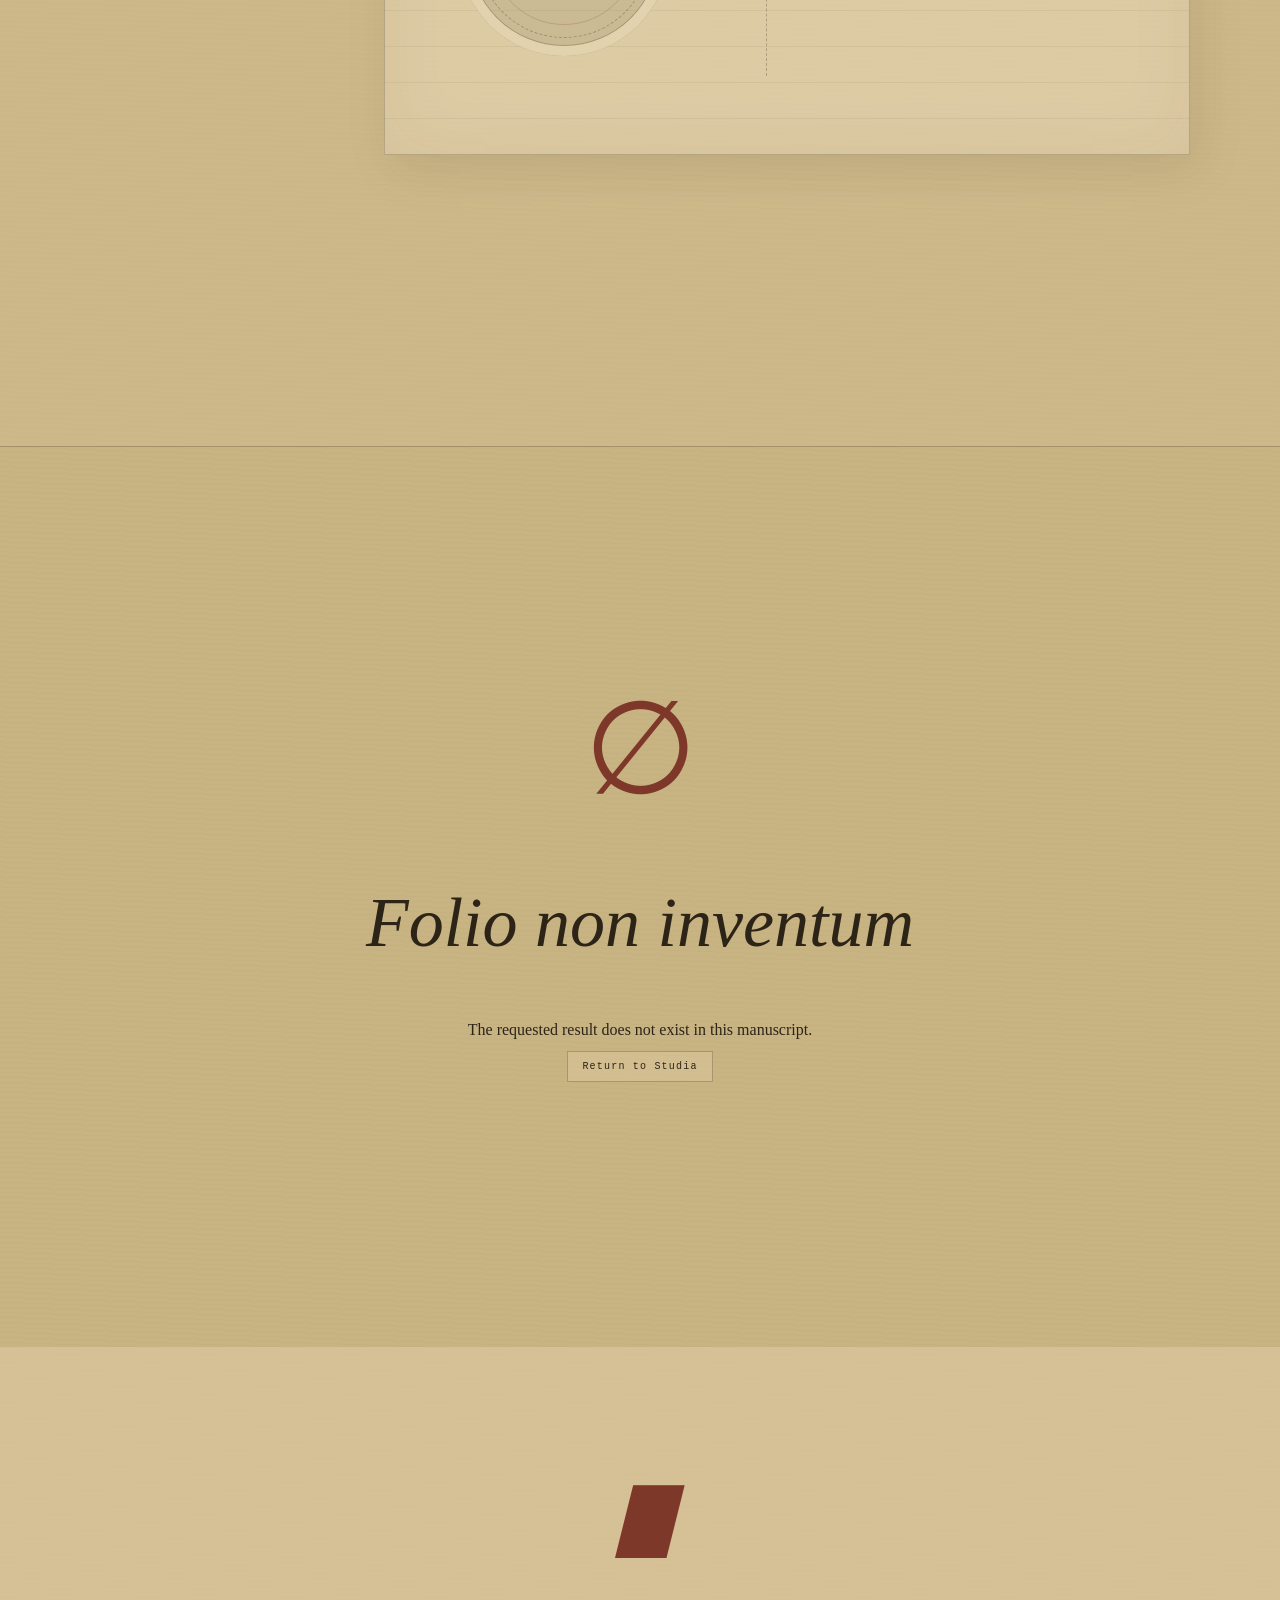
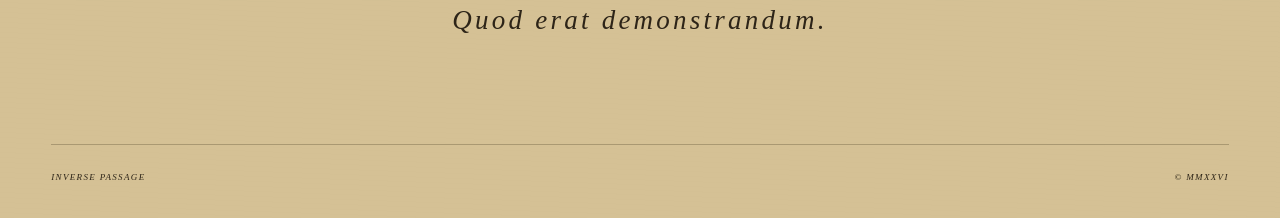
<file: result.html>
<!DOCTYPE html>
<html lang="en">
<head>
  <meta charset="UTF-8">
  <meta name="viewport" content="width=device-width, initial-scale=1.0">
  <meta name="theme-color" content="#cbb98e">
  <title>Codex Infinitum · Result Folio</title>
  <link rel="icon" href="data:,">
  <link rel="stylesheet" href="style.css?v=20260812.1">
  <link rel="stylesheet" href="result.css?v=20260812.1">
</head>
<body class="result-body">
  <div class="grain" aria-hidden="true"></div>
  <div class="folio-underlay" aria-hidden="true">
    <span class="folio-note fn-1">Hypothesis → Lemma → Theorem</span>
    <span class="folio-note fn-2">∫<sub>0</sub><sup>∞</sup> e<sup>−x²</sup> dx = √π / 2</span>
    <span class="folio-note fn-4">quod erat demonstrandum</span>
    <div class="geometry-sketch"><i></i><i></i><i></i><b></b><span>A</span><span>B</span><span>C</span></div>
  </div>

  <header class="nav result-nav">
    <a class="sigil" href="index.html#top" aria-label="Back to manuscript"><span>∮</span><i>∞</i></a>
    <nav>
      <a id="domain-back" href="index.html#fields">INVERSA</a>
      <a href="#theorem">THEOREMA</a>
      <a href="#lineage">GENEALOGIA</a>
      <a href="#revision">APPARATUS</a>
    </nav>
    <div class="nav-index"><span>RESULT FOLIO</span><b id="result-index">—</b></div>
  </header>

  <main class="result-main">
    <section class="result-hero">
      <canvas id="result-canvas" aria-label="Animated mathematical result diagram"></canvas>
      <div class="result-hero-copy">
        <span id="result-era" class="folio-number">—</span>
        <p id="result-latin" class="domain-kicker">Loading folio…</p>
        <h1 id="result-title">Result Folio</h1>
        <p id="result-meta" class="result-meta"></p>
        <div id="result-formula" class="result-formula" aria-label="Core formula"></div>
        <div id="visual-toggle" class="visual-toggle" hidden>
          <button type="button" data-mode="systema" aria-pressed="false">SYSTEMA</button>
          <button type="button" data-mode="singularis" aria-pressed="true">SINGULARIS</button>
        </div>
      </div>
      <aside class="result-review-date">
        Research material reviewed through <b id="result-reviewed"></b><br>
        Source provenance checked <b id="result-source-checked"></b>
      </aside>
    </section>

    <section class="result-content" id="theorem">
      <div class="result-section-label"><span>I</span><p>ENUNTIATIO<br>THEOREM STATEMENT</p></div>
      <article class="result-paper theorem-paper">
        <h2>Precise statement</h2>
        <p id="result-theorem"></p>
        <h3>Notation</h3>
        <p id="result-symbols"></p>
      </article>
    </section>

    <section class="result-content">
      <div class="result-section-label"><span>II</span><p>VIA PROBATIONIS<br>PROOF ROUTE</p></div>
      <ol id="result-proof" class="proof-route"></ol>
    </section>

    <section class="result-content">
      <div class="result-section-label"><span>III</span><p>CONSEQUENTIA<br>SIGNIFICANCE</p></div>
      <article class="result-paper significance-paper">
        <p id="result-significance"></p>
      </article>
    </section>

    <section class="result-content" id="sources">
      <div class="result-section-label"><span>IV</span><p>FONTES<br>TRACEABLE SOURCES</p></div>
      <div class="source-apparatus">
        <article id="bibliotheca-card" class="bibliotheca-card" aria-labelledby="bibliotheca-title">
          <div class="bibliotheca-seal" aria-hidden="true"><span>ℬ</span><i>id</i></div>
          <div class="bibliotheca-copy">
            <p class="bibliotheca-kicker">BIBLIOTHECA · IDENTITAS CANONICA</p>
            <h2 id="bibliotheca-title">Canonical work identity</h2>
            <p id="bibliotheca-authors" class="bibliotheca-authors"></p>
            <dl id="bibliotheca-meta" class="bibliotheca-meta"></dl>
            <div class="bibliotheca-actions">
              <a id="bibliotheca-link" target="_blank" rel="noopener noreferrer">APERIRE ↗</a>
              <button id="citation-bibtex" type="button">BIBTEX ↓</button>
              <button id="citation-csl" type="button">CSL JSON ↓</button>
              <span id="citation-status" role="status" aria-live="polite"></span>
            </div>
          </div>
        </article>
        <div class="source-legend" aria-label="Source authority scale">
          <span><b>I</b> TEXTUS PRIMARIUS</span>
          <span><b>II</b> CONTEXTUS AUCTORITATIS</span>
          <span><b>III</b> REFERENTIA</span>
        </div>
        <div id="result-sources" class="source-list"></div>
      </div>
    </section>

    <section class="result-content lineage-section" id="lineage">
      <div class="result-section-label"><span>V</span><p>GENEALOGIA<br>THEOREM CONSTELLATION</p></div>
      <div class="lineage-manuscript">
        <div class="lineage-heading">
          <p>CONSTELLATIO · <span id="lineage-domain"></span></p>
          <h2>A theorem is never solitary.</h2>
          <small>Relations indicate shared methods, structures or lines of consequence within this field.</small>
        </div>
        <div id="result-lineage" class="result-lineage">
          <svg id="result-lineage-lines" viewBox="0 0 1000 620" role="img" aria-label="Related theorem constellation"></svg>
          <div id="result-lineage-nodes" class="result-lineage-nodes"></div>
        </div>
      </div>
    </section>

    <section class="result-content revision-section" id="revision">
      <div class="result-section-label"><span>VI</span><p>CODEX REVISIONIS<br>EDITORIAL TRACE</p></div>
      <div class="revision-manuscript">
        <div class="revision-overview">
          <div id="revision-seal" class="revision-seal" aria-label="Source freshness">
            <span>Δt / τ</span>
            <strong id="revision-freshness">—</strong>
            <small id="revision-state">CALCULATING</small>
          </div>
          <dl id="revision-metrics" class="revision-metrics"></dl>
        </div>
        <ol id="result-revisions" class="revision-trail"></ol>
      </div>
    </section>

    <section id="result-error" class="result-error" hidden>
      <span>∅</span>
      <h1>Folio non inventum</h1>
      <p>The requested result does not exist in this manuscript.</p>
      <a href="index.html#fields">Return to Studia</a>
    </section>
  </main>

  <footer>
    <div class="footer-symbol">∎</div>
    <p id="footer-result-name">Quod erat demonstrandum.</p>
    <div class="footer-meta"><a id="footer-back" href="index.html#fields">INVERSE PASSAGE</a><span>© MMXXVI</span></div>
  </footer>

  <script src="results-data.js?v=20260812.1"></script>
  <script src="maintenance.js?v=20260812.1"></script>
  <script src="bibliotheca.js?v=20260812.1"></script>
  <script src="singularis.js?v=20260812.1"></script>
  <script src="mathml.js?v=20260812.1"></script>
  <script src="result.js?v=20260812.1"></script>
</body>
</html>
</file>
<file: style.css>
:root {
  --ink: #2d2418;
  --ink-soft: rgba(45, 36, 24, .62);
  --paper: #cdbb8e;
  --paper-light: #dfcfaa;
  --paper-dark: #ad9467;
  --red-ink: #7d3829;
  --line: rgba(55, 42, 25, .27);
  --hand: "Segoe Print", "Bradley Hand ITC", cursive;
  --serif: "Palatino Linotype", "Book Antiqua", Georgia, serif;
  --math: "Cambria Math", "STIX Two Math", "Times New Roman", serif;
  --mono: "Courier New", monospace;
}

* { box-sizing: border-box; }
html { scroll-behavior: smooth; }
section[id] { scroll-margin-top: 82px; }
body {
  margin: 0;
  color: var(--ink);
  font-family: var(--serif);
  overflow-x: hidden;
  cursor: crosshair;
  background:
    radial-gradient(circle at 18% 8%, rgba(255,246,208,.5), transparent 26%),
    radial-gradient(circle at 78% 40%, rgba(108,71,31,.11), transparent 29%),
    repeating-linear-gradient(2deg, rgba(76,52,25,.025) 0 1px, transparent 1px 5px),
    #c8b383;
}
a { color: inherit; text-decoration: none; }
canvas#fluid {
  position: fixed;
  inset: 0;
  width: 100%;
  height: 100%;
  z-index: 0;
  opacity: .46;
  pointer-events: none;
  mix-blend-mode: multiply;
}
.grain {
  position: fixed;
  inset: 0;
  z-index: 12;
  pointer-events: none;
  opacity: .32;
  background-image:
    url("data:image/svg+xml,%3Csvg viewBox='0 0 180 180' xmlns='http://www.w3.org/2000/svg'%3E%3Cfilter id='n'%3E%3CfeTurbulence type='fractalNoise' baseFrequency='.65' numOctaves='5' stitchTiles='stitch'/%3E%3C/filter%3E%3Crect width='100%25' height='100%25' filter='url(%23n)' opacity='.36'/%3E%3C/svg%3E"),
    repeating-linear-gradient(86deg, transparent 0 25px, rgba(63,41,18,.05) 26px, transparent 27px 52px);
  mix-blend-mode: multiply;
}
.folio-underlay {
  position: fixed;
  inset: 0;
  z-index: 1;
  pointer-events: none;
  overflow: hidden;
  color: rgba(55,42,25,.22);
  font: italic 17px/1.6 var(--hand);
}
.folio-note { position: absolute; max-width: 280px; transform: rotate(-8deg); }
.fn-1 { left: 2vw; top: 17vh; }
.fn-2 { right: 5vw; top: 13vh; transform: rotate(7deg); font-size: 23px; }
.fn-3 { left: 6vw; bottom: 12vh; transform: rotate(3deg); }
.fn-4 { right: 4vw; bottom: 10vh; transform: rotate(-5deg); }
.fn-5 { left: 42vw; top: 7vh; font-size: 21px; transform: rotate(-2deg); }
.geometry-sketch {
  position: absolute;
  width: 360px;
  height: 360px;
  right: -90px;
  top: 26vh;
  border: 2px solid rgba(55,42,25,.17);
  border-radius: 50%;
  transform: rotate(-13deg);
}
.geometry-sketch::before, .geometry-sketch::after, .geometry-sketch b {
  content: "";
  position: absolute;
  inset: 18%;
  border: 1px solid rgba(55,42,25,.18);
  border-radius: 50%;
}
.geometry-sketch::after { inset: 34%; }
.geometry-sketch b { border-radius: 0; inset: 18% 34%; transform: rotate(45deg); }
.geometry-sketch i { position: absolute; width: 1px; height: 100%; background: rgba(55,42,25,.14); left: 50%; }
.geometry-sketch i:nth-child(1) { transform: rotate(30deg); }
.geometry-sketch i:nth-child(2) { transform: rotate(90deg); }
.geometry-sketch i:nth-child(3) { transform: rotate(145deg); }
.geometry-sketch span { position: absolute; font: italic 15px var(--math); }
.geometry-sketch span:nth-of-type(1) { left: 8%; top: 48%; }
.geometry-sketch span:nth-of-type(2) { right: 15%; top: 14%; }
.geometry-sketch span:nth-of-type(3) { right: 20%; bottom: 10%; }
.cursor-orbit {
  width: 44px; height: 44px;
  border: 1px dashed rgba(73,45,24,.55);
  position: fixed; z-index: 20; pointer-events: none; border-radius: 50%;
  transform: translate(-50%, -50%);
  transition: width .3s, height .3s;
}
.cursor-orbit span {
  position: absolute; width: 4px; height: 4px; background: var(--red-ink);
  border-radius: 50%; left: 50%; top: -2px; animation: cursorSpin 2s linear infinite;
  transform-origin: 0 24px;
}
.cursor-orbit.active { width: 72px; height: 72px; }
.cursor-orbit.active span { transform-origin: 0 38px; }

.nav {
  position: fixed; z-index: 9; inset: 0 0 auto; height: 82px; padding: 0 3vw;
  border-bottom: 1px solid var(--line); display: grid; grid-template-columns: 1fr auto 1fr;
  align-items: center; background: rgba(205,187,142,.9);
}
.sigil { width: 50px; height: 50px; display: grid; place-items: center; border: 1px solid var(--ink-soft); border-radius: 50%; position: relative; font: italic 31px var(--serif); }
.sigil i { font: normal 12px var(--math); position: absolute; right: -9px; bottom: -3px; color: var(--red-ink); }
.nav nav { display: flex; gap: 3vw; }
.nav nav a, .nav-index { font: italic 11px var(--serif); letter-spacing: .12em; }
.nav nav a { transition: color .3s, transform .3s; }
.nav nav a:hover { color: var(--red-ink); transform: rotate(-4deg); }
.nav-index { justify-self: end; display: flex; gap: 15px; }
.nav-index b { color: var(--red-ink); font-weight: 400; }

main, footer { position: relative; z-index: 2; }
.hero {
  min-height: 100vh; position: relative; display: flex; align-items: center;
  padding: 130px 6vw 70px; overflow: hidden; border-bottom: 1px solid var(--line);
}
.coordinate-grid {
  position: absolute; inset: 0; opacity: .35;
  background-image: linear-gradient(rgba(60,43,24,.13) 1px, transparent 1px), linear-gradient(90deg, rgba(60,43,24,.13) 1px, transparent 1px);
  background-size: 42px 42px; mask-image: radial-gradient(circle at 52% 60%, #000, transparent 68%);
  transform: rotate(-2deg) scale(1.04);
}
.hero-copy { position: relative; z-index: 3; width: 100%; }
.eyebrow { font: italic 11px var(--serif); letter-spacing: .23em; color: var(--red-ink); margin: 0 0 5vh 5vw; transform: rotate(-2deg); }
.hero-title {
  font: italic 400 clamp(72px, 11.5vw, 180px)/.85 var(--serif);
  letter-spacing: -.08em; margin: 0; color: var(--ink); text-shadow: 0 1px rgba(255,255,255,.3);
  transform: rotate(-2deg);
}
.hero-title .line { display: block; }
.hero-title .line.offset { margin-left: 16vw; }
.hero-title em { font: italic .55em var(--serif); color: var(--red-ink); margin-right: .15em; }
.hero-title .outline { color: transparent; -webkit-text-stroke: 1.5px var(--ink); position: relative; }
.hero-title .outline::after { content: "forma infinita"; position: absolute; font: italic 12px var(--serif); letter-spacing: .1em; color: var(--red-ink); -webkit-text-stroke: 0; right: 0; bottom: -14px; }
.hero-foot { margin: 9vh 0 0 17vw; display: flex; align-items: center; gap: 8vw; transform: rotate(1deg); }
.hero-foot p { font: italic 15px/1.9 var(--serif); opacity: .7; }
.round-link {
  width: 108px; height: 108px; border: 1px solid var(--ink-soft); border-radius: 50%; display: grid; place-items: center;
  position: relative; font: italic 11px/1.6 var(--serif); letter-spacing: .12em; transition: background .35s, color .35s, transform .35s;
}
.round-link::before { content:""; position:absolute; inset:7px; border:1px dashed rgba(55,42,25,.25); border-radius:50%; }
.round-link i { position: absolute; font: italic 19px var(--math); right: 7px; top: 14px; }
.round-link:hover { background: var(--red-ink); color: var(--paper-light); transform: rotate(-9deg); }
.hero-formula { position: absolute; font: italic 17px var(--math); opacity: .5; color: var(--red-ink); }
.formula-a { top: 23%; right: 10%; transform: rotate(-8deg); }
.formula-b { bottom: 15%; right: 6%; transform: rotate(8deg); }
.formula-c { top: 37%; left: 3%; transform: rotate(-88deg); }
.orbital-system { position: absolute; right: 6vw; top: 21%; width: 29vw; height: 29vw; opacity: .38; }
.orbit { position: absolute; inset: 0; border: 1px solid var(--ink-soft); border-radius: 50%; animation: orbitWarp 10s ease-in-out infinite alternate; }
.orbit-2 { inset: 16%; transform: rotate(57deg); border-style: dashed; animation-delay: -3s; }
.orbit-3 { inset: 34%; animation-delay: -6s; }
.orbit i { width: 6px; height: 6px; background: var(--red-ink); border-radius: 50%; position: absolute; left: 50%; top: -3px; }
.orbital-label { position: absolute; inset: 0; display: grid; place-items: center; font: italic 40px var(--math); }
.scroll-mark { position: absolute; right: 3vw; bottom: 4vh; font: italic 9px var(--serif); letter-spacing: .16em; writing-mode: vertical-rl; display: flex; align-items: center; gap: 14px; opacity: .6; }
.scroll-mark i { height: 55px; width: 1px; background: var(--ink); animation: pulseLine 1.8s ease-in-out infinite; }
.reveal { opacity: 0; transform: translateY(40px); animation: reveal 1.1s cubic-bezier(.16,1,.3,1) forwards; }
.hero-title .reveal:nth-child(2) { animation-delay: .14s; }
.hero-foot.reveal { animation-delay: .32s; }

.manifesto, .fields, .notes { position: relative; border-bottom: 1px solid var(--line); }
.manifesto {
  min-height: 105vh; padding: 12vh 4vw; display: grid; grid-template-columns: 18vw 1fr;
  background: rgba(217,200,157,.48); overflow: hidden; clip-path: polygon(0 2vw,100% 0,100% calc(100% - 2vw),0 100%);
}
.manifesto::before {
  content: "PROPOSITIO · I"; position: absolute; right: -5vw; top: 20%;
  font: italic 12vw var(--serif); color: rgba(73,49,26,.045); transform: rotate(-14deg);
}
.section-label { font: italic 10px/1.7 var(--serif); letter-spacing: .16em; display: flex; gap: 15px; opacity: .64; position: relative; z-index: 2; }
.section-label span { color: var(--red-ink); }
.section-label p { margin: 0; }
.manifesto-body { position: relative; z-index: 2; }
.kicker { font: italic clamp(27px, 3.4vw, 52px)/1.4 var(--serif); margin: 2vh 0 8vh; transform: rotate(-1deg); }
.axiom-layout { display: flex; align-items: center; gap: 2vw; }
.axiom-mark { font: italic clamp(140px, 20vw, 320px)/.6 var(--math); color: var(--red-ink); opacity: .7; transform: rotate(-12deg); }
.axiom-layout h2 { max-width: 820px; font: italic 400 clamp(39px, 5.4vw, 83px)/1.18 var(--serif); letter-spacing: -.055em; margin: 0; transform: rotate(1deg); }
.axiom-layout h2 .char { display: inline-block; transition: transform .35s, color .35s; }
.axiom-layout h2:hover .char { color: var(--red-ink); }
.axiom-meta { margin: 10vh 0 0 22vw; border-top: 1px solid var(--line); padding-top: 2vh; display: grid; grid-template-columns: 1fr 2fr; max-width: 700px; font: italic 13px var(--serif); }
.axiom-meta ul { padding: 0; margin: 0; list-style: none; }
.axiom-meta li { padding: 10px 0; border-bottom: 1px solid rgba(55,42,25,.14); }
.axiom-meta li span { font: italic 10px var(--serif); color: var(--red-ink); margin-right: 18px; }
.ratio { grid-column: 1 / -1; display: grid; grid-template-columns: auto 1fr auto 1.618fr auto; gap: 8px; align-items: center; margin-top: 4vh; font: italic 18px var(--math); }
.ratio i { height: 3px; background: var(--ink); }

.fields { padding: 18vh 4vw; min-height: 70vh; display: grid; grid-template-columns: 18vw 1fr; align-items: center; }
.field-index { display: grid; grid-template-columns: repeat(2, 1fr); gap: 2.5vh 4vw; max-width: 760px; }
.field-index a { border-bottom: 1px solid var(--line); padding: 0 0 13px; font: italic 20px var(--serif); transition: color .3s, transform .3s; }
.field-index a:hover { color: var(--red-ink); transform: translateX(8px); }
.domain-page {
  min-height: 100vh; position: relative; overflow: hidden; border-bottom: 1px solid var(--line);
  display: flex; align-items: center; padding: 11vh 7vw;
}
.domain-page:nth-of-type(even) { background: rgba(221,204,162,.25); }
.domain-page::before {
  content: ""; position: absolute; inset: 3vw; border: 1px solid rgba(55,42,25,.16);
  pointer-events: none;
}
.domain-canvas { position: absolute; inset: 0; width: 100%; height: 100%; opacity: .72; mix-blend-mode: multiply; }
.domain-copy { position: relative; z-index: 2; width: min(590px, 50vw); padding: 3vw; background: rgba(211,192,148,.68); }
.domain-page:nth-of-type(odd) .domain-copy { margin-left: auto; }
.folio-number { font: 10px var(--mono); letter-spacing: .2em; color: var(--red-ink); }
.domain-kicker { font: italic 14px var(--serif); margin: 3vh 0 1vh; opacity: .65; }
.domain-copy h2 { font: italic 400 clamp(62px, 8.2vw, 135px)/.86 var(--serif); letter-spacing: -.07em; margin: 0 0 5vh; }
.domain-text { font: 16px/1.85 var(--serif); max-width: 440px; opacity: .72; }
.domain-equation {
  border-top: 1px solid var(--line); margin-top: 5vh; padding-top: 2vh;
  font: italic clamp(18px, 2vw, 29px)/1.6 var(--math); color: var(--red-ink);
}
.proof-note { position: absolute; z-index: 3; right: 5vw; bottom: 8vh; max-width: 250px; font: 14px/1.8 var(--hand); color: rgba(68,43,25,.68); transform: rotate(-6deg); }
.domain-page:nth-of-type(odd) .proof-note { right: auto; left: 5vw; transform: rotate(5deg); }
.domain-portal {
  position: absolute;
  z-index: 5;
  width: 158px;
  height: 158px;
  right: 6vw;
  top: 18vh;
  padding: 0;
  border: 1px solid rgba(55,42,25,.38);
  border-radius: 50%;
  background: rgba(218,200,156,.3);
  cursor: pointer;
  color: var(--ink);
  transition: transform .45s, background .3s, opacity .22s, visibility .22s;
}
.domain-page:nth-of-type(odd) .domain-portal { right: auto; left: 6vw; }
.domain-portal:hover, .domain-portal:focus-visible { transform: scale(1.08) rotate(-5deg); background: rgba(232,216,180,.68); outline: 1px solid var(--red-ink); }
.domain-page.portal-active > .domain-portal {
  opacity: 0;
  visibility: hidden;
  pointer-events: none;
  transform: scale(.78) rotate(7deg);
}
.domain-portal canvas { position: absolute; inset: 8px; width: calc(100% - 16px); height: calc(100% - 16px); border-radius: 50%; }
.domain-portal span { position: absolute; inset: auto 12px 18px; font: 8px/1.4 var(--mono); letter-spacing: .12em; }
.result-star-map {
  position: absolute;
  z-index: 7;
  inset: 5vw;
  display: grid;
  grid-template-columns: 1fr 1fr;
  gap: 3vw;
  padding: clamp(35px, 5vw, 75px);
  background: rgba(216,197,151,.95);
  border: 1px solid var(--line);
  box-shadow: 0 30px 90px rgba(55,38,20,.2), inset 0 0 100px rgba(91,61,27,.07);
  opacity: 0;
  visibility: hidden;
  pointer-events: none;
  transform: scale(.7) rotate(-3deg);
  contain: layout paint style;
  isolation: isolate;
  backface-visibility: hidden;
}
.domain-page.portal-open .result-star-map,
.domain-page.portal-closing .result-star-map {
  opacity: 1;
  visibility: visible;
  transform: scale(1) rotate(0);
}
.domain-page.portal-open .result-star-map { pointer-events: auto; }
.domain-page.portal-closing .result-star-map { pointer-events: none; }
.domain-page.portal-opening .result-star-map,
.domain-page.portal-closing .result-star-map { will-change: opacity, transform, clip-path; }
.domain-page.portal-opening .result-star-map { animation: operatorEnter .72s cubic-bezier(.16,1,.3,1) both; }
.domain-page.portal-closing .result-star-map { animation: operatorExit .72s cubic-bezier(.7,0,.84,0) both; }
.star-map-group { position: relative; }
.star-map-group h3 { margin: 0 0 3vh; color: var(--red-ink); font: 10px var(--mono); letter-spacing: .18em; }
.star-map-group::before { content:""; position:absolute; left: 12px; top: 50px; bottom: 10px; width: 1px; background: var(--line); }
.result-node {
  display: grid;
  grid-template-columns: 28px 1fr;
  gap: 14px;
  align-items: center;
  padding: 12px 0;
  font: italic 17px/1.25 var(--serif);
  transition: color .25s, transform .25s;
}
.result-node::before { content:""; width: 11px; height: 11px; margin-left: 7px; border: 1px solid var(--red-ink); border-radius: 50%; background: var(--paper-light); box-shadow: 0 0 0 5px rgba(125,56,41,.07); }
.result-node:hover, .result-node:focus-visible { color: var(--red-ink); transform: translateX(8px); outline: none; }
.portal-return {
  position: absolute;
  z-index: 3;
  right: 25px;
  top: 25px;
  width: 150px;
  height: 105px;
  border: 1px solid var(--line);
  background: rgba(218,199,155,.38);
  padding: 0;
  color: var(--ink);
  cursor: pointer;
  overflow: hidden;
}
.portal-return canvas { position:absolute; inset:4px; width:calc(100% - 8px); height:calc(100% - 8px); }
.portal-return span { position:absolute; inset:auto 5px 5px; padding:3px; background:rgba(225,208,168,.82); font:7px/1.3 var(--mono); letter-spacing:.08em; }
.portal-return:hover { background: rgba(232,216,180,.8); outline: 1px solid var(--red-ink); }

.catalog {
  position: relative;
  padding: 14vh 4vw 16vh;
  overflow: hidden;
  border-bottom: 1px solid var(--line);
  background:
    linear-gradient(90deg, transparent calc(50% - .5px), rgba(75,48,24,.16) 50%, transparent calc(50% + .5px)),
    repeating-linear-gradient(0deg, transparent 0 39px, rgba(75,48,24,.055) 40px),
    rgba(222,205,162,.38);
}
.catalog::before {
  content: "∴";
  position: absolute;
  right: -2vw;
  top: 3vh;
  color: rgba(66,43,23,.045);
  font: italic 28vw/.8 var(--math);
  transform: rotate(-11deg);
}
.catalog-label { margin-bottom: 8vh; }
.catalog-head {
  position: relative;
  z-index: 2;
  display: grid;
  grid-template-columns: minmax(420px, 1.15fr) .85fr;
  gap: 8vw;
  align-items: end;
}
.catalog-kicker { margin: 0 0 1vh 6vw; color: var(--red-ink); font: italic 12px var(--serif); letter-spacing: .17em; transform: rotate(-2deg); }
.catalog-head h2 { margin: 0; font: italic 400 clamp(64px, 8.8vw, 138px)/.84 var(--serif); letter-spacing: -.075em; transform: rotate(-1.5deg); }
.catalog-preface { max-width: 560px; padding: 3vh 0 1vh; border-block: 1px solid var(--line); }
.catalog-preface > p { margin: 0 0 3vh; font: italic clamp(17px, 1.6vw, 24px)/1.6 var(--serif); }
.catalog-audit { color: var(--red-ink); font: 9px/1.8 var(--mono); letter-spacing: .1em; }
.catalog-controls { position: relative; z-index: 2; display: flex; justify-content: space-between; gap: 2vw; margin: 10vh 0 5vh; padding-block: 16px; border-block: 1px solid var(--line); }
.catalog-filter { display: flex; flex-wrap: wrap; gap: 7px; }
.catalog-filter button {
  padding: 8px 11px;
  border: 0;
  background: transparent;
  color: var(--ink-soft);
  cursor: pointer;
  font: italic 9px var(--serif);
  letter-spacing: .1em;
  transition: color .25s, background .25s, transform .25s;
}
.catalog-filter button:hover, .catalog-filter button:focus-visible { color: var(--red-ink); outline: 1px solid var(--line); transform: rotate(-2deg); }
.catalog-filter button[aria-pressed="true"] { color: var(--paper-light); background: var(--red-ink); transform: rotate(-1.5deg); }
.catalog-ruler { display: grid; grid-template-columns: auto 1fr minmax(100px, 12vw) 1fr auto; gap: 14px; align-items: center; margin-bottom: 2vh; color: var(--red-ink); font: 8px var(--mono); letter-spacing: .14em; }
.catalog-ruler i { height: 1px; background: var(--line); }
.catalog-ruler b { text-align: center; font: italic 10px var(--serif); }
.catalog-ledger { position: relative; z-index: 2; border-top: 1px solid var(--line); }
.catalog-domain {
  display: grid;
  grid-template-columns: minmax(0, 1fr) minmax(110px, 12vw) minmax(0, 1fr);
  min-height: 310px;
  border-bottom: 1px solid var(--line);
}
.catalog-column { display: grid; grid-template-columns: repeat(3, minmax(0, 1fr)); gap: clamp(8px, 1.2vw, 22px); padding: 4vh 2vw; align-content: center; }
.catalog-column h3 { display: none; }
.catalog-column[hidden] { display: none; }
.catalog-ledger[data-era="historic"] .catalog-domain { grid-template-columns: 1fr minmax(110px, 12vw); }
.catalog-ledger[data-era="historic"] .catalog-domain-axis { grid-column: 2; }
.catalog-ledger[data-era="recent"] .catalog-domain { grid-template-columns: minmax(110px, 12vw) 1fr; }
.catalog-ledger[data-era="recent"] .catalog-domain-axis { grid-column: 1; grid-row: 1; }
.catalog-result {
  min-height: 205px;
  padding: 19px 16px 16px;
  display: flex;
  flex-direction: column;
  border: 1px solid rgba(67,46,25,.2);
  background: rgba(226,210,171,.54);
  box-shadow: inset 0 0 35px rgba(83,54,25,.04);
  transition: transform .35s, background .3s, box-shadow .3s;
}
.catalog-result:nth-of-type(even) { transform: rotate(.7deg); }
.catalog-column-historic .catalog-result:nth-of-type(odd) { transform: rotate(-.7deg); }
.catalog-result:hover, .catalog-result:focus-visible { position: relative; z-index: 2; outline: 1px solid var(--red-ink); background: rgba(236,220,184,.9); box-shadow: 5px 9px 28px rgba(62,39,18,.14); transform: translateY(-5px) rotate(0); }
.catalog-result-meta { color: var(--red-ink); font: 8px/1.5 var(--mono); letter-spacing: .08em; }
.catalog-result strong { margin: 2.5vh 0 1.5vh; font: italic clamp(16px, 1.25vw, 21px)/1.25 var(--serif); }
.catalog-result-formula { margin-top: auto; color: var(--ink-soft); font: 13px/1.45 var(--math); overflow-wrap: anywhere; }
.catalog-result-formula math { display: inline; font-family: var(--math); font-size: 1em; }
.catalog-result-formula mtext { font: italic .82em var(--serif); }
.catalog-result small { margin-top: 2vh; padding-top: 8px; border-top: 1px solid rgba(65,44,23,.13); font: 7px/1.5 var(--mono); letter-spacing: .05em; opacity: .68; }
.catalog-result[data-provenance="direct"] small::before { content: "∎ "; color: var(--red-ink); }
.catalog-domain-axis { position: relative; display: grid; place-content: center; gap: 8px; text-align: center; border-inline: 1px solid rgba(61,42,22,.13); background: rgba(188,162,108,.1); }
.catalog-domain-axis::before, .catalog-domain-axis::after { content: ""; position: absolute; left: 50%; width: 1px; height: 25%; background: var(--line); }
.catalog-domain-axis::before { top: 0; }
.catalog-domain-axis::after { bottom: 0; }
.catalog-domain-axis span { display: block; color: var(--red-ink); font: italic clamp(32px, 4.2vw, 64px)/1 var(--math); }
.catalog-domain-axis h3 { max-width: 130px; margin: 0; font: italic 12px/1.35 var(--serif); letter-spacing: .08em; }
.catalog-domain-axis small { font: 7px var(--mono); letter-spacing: .16em; opacity: .62; }
.catalog-method { width: min(760px, 80vw); margin: 8vh 0 0 auto; padding: 2vh 0 0 5vw; border-top: 1px solid var(--line); transform: rotate(-1deg); }
.catalog-method span { color: var(--red-ink); font: 9px var(--mono); letter-spacing: .14em; }
.catalog-method p { margin: 1vh 0 0; font: italic 13px/1.7 var(--serif); }
#catalog-checkpoint { color: var(--red-ink); font-size: 10px; letter-spacing: .08em; }

.critical-apparatus {
  position: relative;
  z-index: 2;
  margin-top: 14vh;
  padding: clamp(28px, 5vw, 72px);
  border: 1px solid var(--line);
  background:
    linear-gradient(90deg, transparent 49.9%, rgba(65,43,22,.08) 50%, transparent 50.1%),
    repeating-linear-gradient(0deg, transparent 0 31px, rgba(65,43,22,.038) 32px),
    rgba(226,210,171,.43);
  box-shadow: 8px 14px 45px rgba(56,37,18,.1), inset 0 0 75px rgba(71,47,23,.05);
}
.critical-apparatus::before {
  content: "RECENSERE · COMPARARE · EMENDARE";
  position: absolute;
  right: 18px;
  top: 16px;
  color: rgba(60,39,20,.28);
  font: 7px var(--mono);
  letter-spacing: .18em;
}
.apparatus-head { display: grid; grid-template-columns: 1.2fr .8fr; gap: 8vw; align-items: end; padding-bottom: 5vh; border-bottom: 1px solid var(--line); }
.apparatus-head span { color: var(--red-ink); font: 9px var(--mono); letter-spacing: .17em; }
.apparatus-head h3 { margin: 2vh 0 0; font: italic 400 clamp(43px, 5.6vw, 86px)/.94 var(--serif); letter-spacing: -.06em; transform: rotate(-1deg); }
.apparatus-head p { margin: 0; max-width: 520px; font: italic clamp(15px,1.35vw,20px)/1.75 var(--serif); opacity: .68; }
.apparatus-body { display: grid; grid-template-columns: minmax(390px,.86fr) 1.14fr; gap: clamp(35px,6vw,95px); align-items: center; padding: 9vh 0 7vh; }
.review-orbit { --orbit-radius: clamp(138px,14vw,202px); position: relative; width: min(44vw,520px); aspect-ratio: 1; margin-inline: auto; }
.review-orbit::before, .review-orbit::after { content: ""; position: absolute; inset: 50% auto auto 50%; background: var(--line); transform: translate(-50%,-50%); }
.review-orbit::before { width: 86%; height: 1px; }
.review-orbit::after { width: 1px; height: 86%; }
.review-orbit-rings, .review-orbit-rings i { position: absolute; inset: 50%; border: 1px solid rgba(61,41,21,.22); border-radius: 50%; transform: translate(-50%,-50%); }
.review-orbit-rings { width: 74%; height: 74%; border-style: dashed; animation: apparatusTurn 38s linear infinite; }
.review-orbit-rings::before, .review-orbit-rings::after { content: ""; position: absolute; left: 50%; top: -4px; width: 7px; height: 7px; border-radius: 50%; background: var(--red-ink); }
.review-orbit-rings::after { top: auto; bottom: -4px; background: var(--ink); }
.review-orbit-rings i:nth-child(1) { width: 72%; height: 72%; transform: translate(-50%,-50%) rotate(28deg) scaleX(.78); }
.review-orbit-rings i:nth-child(2) { width: 122%; height: 48%; transform: translate(-50%,-50%) rotate(-24deg); border-style: dotted; }
.review-orbit-rings i:nth-child(3) { width: 42%; height: 118%; transform: translate(-50%,-50%) rotate(41deg); }
.review-orbit-center { position: absolute; z-index: 2; left: 50%; top: 50%; width: 112px; height: 112px; display: grid; place-content: center; gap: 8px; text-align: center; border: 1px solid var(--line); border-radius: 50%; background: rgba(226,210,171,.9); transform: translate(-50%,-50%) rotate(-3deg); }
.review-orbit-center b { color: var(--red-ink); font: italic 24px var(--math); }
.review-orbit-center small { font: 7px var(--mono); letter-spacing: .08em; }
.review-orbit-node {
  position: absolute;
  z-index: 3;
  left: 50%;
  top: 50%;
  width: 112px;
  min-height: 76px;
  padding: 10px 8px;
  display: grid;
  place-content: center;
  gap: 2px;
  text-align: center;
  border: 1px solid rgba(61,41,21,.35);
  border-radius: 50%;
  background: rgba(226,210,171,.92);
  opacity: calc(.56 + var(--freshness) * .44);
  transform: translate(-50%,-50%) rotate(var(--angle)) translateX(var(--orbit-radius)) rotate(var(--counter-angle));
  transition: color .25s, background .25s, border-color .25s;
}
.review-orbit-node:hover, .review-orbit-node:focus-visible { color: var(--red-ink); background: var(--paper-light); border-color: var(--red-ink); outline: none; }
.review-orbit-node b { color: var(--red-ink); font: italic 22px/1 var(--math); }
.review-orbit-node small { font: italic 8px/1.25 var(--serif); letter-spacing: .06em; }
.review-orbit-node em { font: 6px/1.3 var(--mono); letter-spacing: .05em; }
.review-orbit-node[data-state="soon"] { border-style: dashed; border-color: var(--red-ink); }
.review-orbit-node[data-state="due"] { color: var(--paper-light); background: var(--red-ink); opacity: 1; animation: reviewDue 1.8s ease-in-out infinite; }
.review-orbit-node[data-state="due"] b { color: var(--paper-light); }
.review-summary { display: grid; grid-template-columns: auto 1fr; align-items: end; gap: 0 18px; padding-bottom: 3vh; border-bottom: 1px solid var(--line); }
.review-summary strong { grid-row: 1 / 3; color: var(--red-ink); font: italic clamp(68px,8vw,120px)/.7 var(--serif); letter-spacing: -.08em; }
.review-summary span { font: 9px var(--mono); letter-spacing: .15em; }
.review-summary small { font: italic 11px/1.5 var(--serif); opacity: .64; }
.review-queue { list-style: none; margin: 3vh 0; padding: 0; display: grid; grid-template-columns: 1fr 1fr; gap: 0 2vw; border-top: 1px solid var(--line); }
.review-queue li { min-height: 108px; display: grid; grid-template-columns: 27px 1fr; gap: 10px; padding: 16px 5px; border-bottom: 1px solid var(--line); }
.review-queue li[data-state="due"] { background: rgba(125,56,41,.08); }
.review-order { color: var(--red-ink); font: 8px var(--mono); }
.review-queue small { color: var(--red-ink); font: 7px/1.4 var(--mono); letter-spacing: .07em; }
.review-queue a { display: block; margin: 5px 0; font: italic 15px/1.25 var(--serif); }
.review-queue a:hover, .review-queue a:focus-visible { color: var(--red-ink); outline: none; }
.review-queue p { margin: 0; font: 7px/1.5 var(--mono); letter-spacing: .04em; opacity: .64; }
.review-export { border: 1px solid var(--line); background: transparent; padding: 12px 16px; color: var(--ink); cursor: pointer; font: 8px var(--mono); letter-spacing: .12em; transition: background .25s, color .25s; }
.review-export:hover, .review-export:focus-visible { color: var(--paper-light); background: var(--red-ink); outline: none; }
.review-policy { padding-top: 2vh; border-top: 1px solid var(--line); color: var(--red-ink); font: 7px/1.7 var(--mono); letter-spacing: .07em; }
.catalog-result[data-review="due"] { border-color: var(--red-ink); }
.catalog-result[data-review="soon"] { border-style: dashed; }

.interlude { overflow: hidden; border-bottom: 1px solid var(--line); }
.marquee { display: flex; width: max-content; border-bottom: 1px solid var(--line); color: rgba(55,42,25,.04); -webkit-text-stroke: 1px rgba(55,42,25,.4); font: italic 6.5vw/1.25 var(--serif); letter-spacing: .015em; }
.marquee div { animation: marquee 25s linear infinite; }
.attractor-wrap { height: 90vh; position: relative; display: flex; align-items: center; justify-content: center; background: rgba(202,181,132,.2); }
#attractor { width: min(850px,85vw); height: min(660px,78vh); opacity: .7; mix-blend-mode: multiply; }
.attractor-copy { position: absolute; left: 7vw; top: 20%; }
.attractor-copy span { font: italic 10px var(--serif); letter-spacing: .16em; color: var(--red-ink); }
.attractor-copy h2 { font: italic 400 clamp(50px,7vw,108px)/1.02 var(--serif); letter-spacing: -.07em; margin: 3vh 0; transform: rotate(-3deg); }
.attractor-copy p { font: italic 13px/2 var(--serif); opacity: .65; }

.notes { padding: 16vh 4vw 20vh; display: grid; grid-template-columns: 18vw 1fr; background: rgba(183,158,105,.13); }
.notes-content { display: grid; grid-template-columns: 1fr 1.6fr; gap: 8vw; }
.notes-heading p { font: italic 10px var(--serif); letter-spacing: .15em; color: var(--red-ink); }
.notes-heading h2 { font: italic 400 clamp(55px,7.5vw,112px)/1.02 var(--serif); letter-spacing: -.09em; position: sticky; top: 24vh; margin: 4vh 0; transform: rotate(-4deg); }
.notes-heading h2 i { font-family: var(--serif); color: var(--red-ink); }
.note-stack { display: grid; gap: 4vh; }
.note-paper {
  background: rgba(224,207,165,.77); color: var(--ink); min-height: 340px; padding: 38px; position: relative;
  border: 1px solid rgba(67,46,25,.22); box-shadow: 4px 8px 25px rgba(65,43,20,.14), inset 0 0 55px rgba(91,61,27,.05);
  transition: transform .7s, background .3s;
}
.note-paper:nth-child(1) { transform: rotate(-1.5deg); }
.note-paper:nth-child(2) { transform: rotate(2deg); }
.note-paper:nth-child(3) { transform: rotate(-2deg); }
.note-paper:hover { transform: rotate(0) translateX(-2vw) scale(1.02); background: rgba(232,218,183,.95); }
.note-no, .note-paper time { font: italic 10px var(--serif); letter-spacing: .1em; opacity: .55; }
.note-paper time { float: right; }
.note-paper h3 { font: italic 31px/1.35 var(--serif); margin: 7vh 0 2vh; max-width: 480px; }
.note-paper p { font: italic 14px/1.9 var(--serif); opacity: .67; max-width: 450px; }
.scribble { position: absolute; right: 25px; bottom: 20px; font: italic 36px var(--math); color: var(--red-ink); transform: rotate(-8deg); }
.submission-workbench { grid-column: 2; margin-top: 12vh; }
.submission-card { width: min(920px,100%); padding: clamp(30px,5vw,70px); background: rgba(230,215,177,.72); border: 1px solid var(--line); box-shadow: 6px 12px 35px rgba(65,43,20,.14); }
.submission-card-head, .archivum-head, .archivum-controls { display: flex; align-items: center; justify-content: space-between; gap: 15px; }
.submission-card-head span, .archivum-head span { color: var(--red-ink); font: 9px var(--mono); letter-spacing: .15em; }
.submission-card h2, .archivum-head h2 { margin: 4vh 0; font: italic clamp(45px,6vw,82px)/1 var(--serif); }
.storage-notice { font: italic 12px/1.7 var(--serif); color: var(--ink-soft); }
.submission-card form { display: grid; gap: 20px; margin-top: 5vh; }
.submission-card label { display: grid; gap: 8px; font: italic 13px var(--serif); }
.submission-card small { opacity: .55; }
.submission-card input, .submission-card textarea, .submission-card select, .archivum-controls select, .archive-review textarea, .archive-review select {
  width: 100%; border: 0; border-bottom: 1px solid var(--line); background: rgba(255,248,222,.2); padding: 11px 8px; color: var(--ink); font: 15px/1.5 var(--serif);
}
.submission-card textarea, .archive-review textarea { resize: vertical; border: 1px solid var(--line); }
.submission-two-col { display: grid; grid-template-columns: 1fr 1fr; gap: 20px; }
.pdf-drop { border: 1px dashed var(--line); padding: 22px; cursor: pointer; }
.pdf-drop input { border: 0; padding-left: 0; }
#pdf-status, #submission-status { font: 10px var(--mono); color: var(--red-ink); }
.submit-discovery, #open-archivum, .archivum-controls button, .import-control, .archive-actions button {
  border: 1px solid var(--line); background: rgba(218,199,155,.6); color: var(--ink); padding: 11px 15px; cursor: pointer; font: 9px var(--mono); letter-spacing: .1em;
}
.submit-discovery:hover, #open-archivum:hover, .archivum-controls button:hover, .archive-actions button:hover { background: var(--red-ink); color: var(--paper-light); }
.archivum-dialog { width: min(1100px,94vw); max-height: 90vh; border: 1px solid var(--line); padding: clamp(25px,4vw,55px); color: var(--ink); background: var(--paper-light); box-shadow: 0 30px 100px rgba(45,30,15,.4); }
.archivum-dialog::backdrop { background: rgba(45,34,20,.55); backdrop-filter: blur(4px); }
#close-archivum { border: 0; background: transparent; font: 42px var(--serif); cursor: pointer; color: var(--red-ink); }
.archivum-controls { flex-wrap: wrap; border-block: 1px solid var(--line); padding: 18px 0; margin: 4vh 0; }
.archivum-controls select { width: auto; }
.import-control input { display: none; }
.archive-list { display: grid; gap: 18px; }
.archive-empty { padding: 8vh 0; text-align: center; font: italic 26px var(--serif); }
.archive-record { border: 1px solid var(--line); padding: 25px; background: rgba(218,199,155,.32); }
.archive-record-head { display: flex; justify-content: space-between; gap: 20px; }
.archive-record h3 { margin: 1vh 0; font: italic 28px var(--serif); }
.archive-record-meta { color: var(--red-ink); font: 9px/1.7 var(--mono); }
.archive-record p { font: 14px/1.7 var(--serif); }
.archive-review { display: grid; grid-template-columns: 180px 1fr; gap: 15px; margin-top: 20px; }
.archive-actions { display: flex; gap: 10px; flex-wrap: wrap; margin-top: 18px; }

footer { padding: 12vh 4vw 4vh; text-align: center; background: rgba(220,202,158,.65); color: var(--ink); }
.footer-symbol { font: italic 150px/.7 var(--math); color: var(--red-ink); }
footer > p { font: italic 27px var(--serif); letter-spacing: .12em; margin: 5vh 0 12vh; }
.footer-meta { border-top: 1px solid var(--line); padding-top: 3vh; display: flex; justify-content: space-between; font: italic 9px var(--serif); letter-spacing: .15em; }

@keyframes reveal { to { opacity: 1; transform: translateY(0); } }
@keyframes cursorSpin { to { transform: rotate(360deg); } }
@keyframes orbitWarp {
  0% { transform: rotate(0) scaleX(1); border-radius: 50%; }
  50% { transform: rotate(120deg) scaleX(.7); border-radius: 42% 58% 35% 65%; }
  100% { transform: rotate(280deg) scaleX(1.15); border-radius: 60% 40% 55% 45%; }
}
@keyframes pulseLine { 50% { transform: scaleY(.35); opacity: .2; } }
@keyframes marquee { to { transform: translateX(-100%); } }
@keyframes operatorEnter {
  0% { opacity: 0; transform: scale(.78) rotate(-3deg); clip-path: circle(4% at 88% 15%); }
  58% { opacity: 1; transform: scale(1.015) rotate(-.5deg); clip-path: circle(48% at 58% 42%); }
  100% { opacity: 1; transform: scale(1) rotate(0); clip-path: circle(120% at 50% 50%); }
}
@keyframes operatorExit {
  0% { opacity: 1; transform: scale(1) rotate(0); clip-path: circle(120% at 50% 50%); }
  70% { opacity: .97; transform: scale(.94) rotate(1deg); clip-path: circle(34% at 70% 31%); }
  100% { opacity: 0; transform: scale(.78) rotate(3deg); clip-path: circle(4% at 88% 15%); }
}
@keyframes apparatusTurn { to { transform: translate(-50%,-50%) rotate(360deg); } }
@keyframes reviewDue { 50% { box-shadow: 0 0 0 8px rgba(125,56,41,.1); } }

@media (max-width: 900px) {
  .cursor-orbit { display: none; }
  .nav { grid-template-columns: 1fr auto; }
  .nav nav { display: none; }
  .hero { padding-inline: 5vw; }
  .hero-title { font-size: clamp(60px,19vw,112px); line-height: .96; }
  .hero-title .line.offset { margin-left: 2vw; }
  .hero-foot { margin-left: 0; align-items: flex-end; justify-content: space-between; }
  .hero-foot p { max-width: 58vw; font-size: 11px; }
  .round-link { width: 88px; height: 88px; }
  .orbital-system { width: 80vw; height: 80vw; right: -42vw; top: 26%; }
  .manifesto, .fields, .notes { grid-template-columns: 1fr; gap: 8vh; }
  .manifesto { padding-top: 14vh; }
  .axiom-layout { align-items: flex-start; }
  .axiom-mark { font-size: 34vw; }
  .axiom-meta { margin-left: 0; }
  .field-index { grid-template-columns: 1fr; }
  .domain-page { padding: 13vh 5vw; min-height: 92vh; align-items: flex-start; }
  .domain-page::before { inset: 3vw; }
  .domain-copy, .domain-page:nth-of-type(odd) .domain-copy { width: 92%; margin: 0; padding: 6vw; }
  .domain-copy h2 { font-size: clamp(54px, 17vw, 86px); margin-bottom: 4vh; }
  .domain-text { font-size: 13px; }
  .proof-note, .domain-page:nth-of-type(odd) .proof-note { left: auto; right: 8vw; bottom: 7vh; font-size: 11px; }
  .domain-portal, .domain-page:nth-of-type(odd) .domain-portal { width: 105px; height: 105px; right: 7vw; left: auto; top: auto; bottom: 6vh; }
  .domain-portal span { display: none; }
  .result-star-map { inset: 3vw; grid-template-columns: 1fr; overflow-y: auto; padding: 60px 25px 30px; }
  .portal-return { width: 125px; height: 75px; right: 12px; top: 10px; }
  .result-node { font-size: 14px; }
  .catalog { padding: 12vh 5vw; background: repeating-linear-gradient(0deg, transparent 0 39px, rgba(75,48,24,.055) 40px), rgba(222,205,162,.38); }
  .catalog-head { grid-template-columns: 1fr; gap: 5vh; }
  .catalog-head h2 { font-size: clamp(60px, 18vw, 95px); }
  .catalog-kicker { margin-left: 2vw; }
  .catalog-controls { align-items: flex-start; flex-direction: column; margin-top: 7vh; }
  .catalog-era-filter { border-top: 1px solid rgba(55,42,25,.14); padding-top: 10px; }
  .catalog-ruler { display: none; }
  .catalog-domain, .catalog-ledger[data-era="historic"] .catalog-domain, .catalog-ledger[data-era="recent"] .catalog-domain { grid-template-columns: 1fr; }
  .catalog-domain-axis, .catalog-ledger[data-era="historic"] .catalog-domain-axis, .catalog-ledger[data-era="recent"] .catalog-domain-axis { grid-column: 1; grid-row: 1; min-height: 120px; border: 0; border-bottom: 1px solid var(--line); }
  .catalog-domain-axis::before, .catalog-domain-axis::after { top: 50%; width: 28%; height: 1px; }
  .catalog-domain-axis::before { left: 0; }
  .catalog-domain-axis::after { left: auto; right: 0; bottom: auto; }
  .catalog-column { grid-template-columns: 1fr; padding: 4vh 0; }
  .catalog-column h3 { display: block; margin: 0 0 1vh; color: var(--red-ink); font: 9px var(--mono); letter-spacing: .14em; }
  .catalog-column-recent { border-top: 1px dashed var(--line); }
  .catalog-result { min-height: 0; }
  .catalog-method { width: 94%; }
  .critical-apparatus { margin-top: 10vh; padding: 32px 20px; }
  .apparatus-head { grid-template-columns: 1fr; gap: 4vh; }
  .apparatus-body { grid-template-columns: 1fr; padding-top: 6vh; }
  .review-orbit { --orbit-radius: 126px; width: 330px; max-width: 94vw; margin-block: 3vh 6vh; }
  .review-orbit-node { width: 82px; min-height: 62px; padding: 7px 5px; }
  .review-orbit-node b { font-size: 18px; }
  .review-orbit-node small { font-size: 7px; }
  .review-orbit-center { width: 92px; height: 92px; }
  .review-queue { grid-template-columns: 1fr; }
  .notes-content { grid-template-columns: 1fr; }
  .submission-workbench { grid-column: 1; }
  .submission-two-col, .archive-review { grid-template-columns: 1fr; }
  .submission-card-head, .archivum-head { align-items: flex-start; }
  .archivum-controls { align-items: stretch; }
  .archivum-controls > * { width: 100% !important; text-align: center; }
  .notes-heading h2 { position: static; }
  .attractor-copy { top: 13%; }
  .attractor-wrap { height: 80vh; }
  .folio-note { opacity: .5; font-size: 12px; }
}

@media (prefers-reduced-motion: reduce) {
  *, *::before, *::after { animation-duration: .01ms !important; animation-iteration-count: 1 !important; scroll-behavior: auto !important; }
}
</file>
<file: result.css>
.result-body { min-height: 100vh; }
.result-main { position: relative; z-index: 2; }
.result-hero {
  min-height: 100vh;
  position: relative;
  display: flex;
  align-items: center;
  padding: 120px 7vw 7vh;
  overflow: hidden;
  border-bottom: 1px solid var(--line);
}
#result-canvas {
  position: absolute;
  inset: 0;
  width: 100%;
  height: 100%;
  opacity: .7;
  mix-blend-mode: multiply;
}
.result-hero-copy {
  position: relative;
  z-index: 3;
  width: min(720px, 62vw);
  padding: clamp(26px, 4vw, 64px);
  background: rgba(220, 203, 161, .69);
  border: 1px solid rgba(55,42,25,.18);
  box-shadow: 8px 14px 45px rgba(65,43,20,.1), inset 0 0 60px rgba(91,61,27,.04);
}
.result-hero-copy h1 {
  margin: 2vh 0 3vh;
  font: italic 400 clamp(60px, 8.4vw, 130px)/.9 var(--serif);
  letter-spacing: -.075em;
}
.result-meta { font: 12px/1.8 var(--mono); letter-spacing: .07em; color: var(--ink-soft); }
.result-formula {
  margin-top: 5vh;
  border-top: 1px solid var(--line);
  padding-top: 2vh;
  color: var(--red-ink);
  font: italic clamp(20px, 2.4vw, 36px)/1.5 var(--math);
}
.result-formula math { display: block; width: 100%; font-family: var(--math); font-size: 1em; font-style: normal; }
.result-formula mi { font-style: italic; }
.result-formula mi[mathvariant="normal"] { font-style: normal; letter-spacing: .01em; }
.result-formula mtext { font: italic .64em var(--serif); color: var(--ink-soft); }
.result-review-date {
  position: absolute;
  z-index: 3;
  right: 5vw;
  bottom: 7vh;
  font: italic 12px/1.7 var(--serif);
  text-align: right;
  color: var(--ink-soft);
  transform: rotate(-4deg);
}
.visual-toggle { display: flex; gap: 8px; margin-top: 3vh; }
.visual-toggle button, .result-error a {
  border: 1px solid var(--line);
  background: rgba(218,199,155,.55);
  color: var(--ink);
  padding: 9px 14px;
  font: 10px var(--mono);
  letter-spacing: .12em;
  cursor: pointer;
}
.visual-toggle button[aria-pressed="true"] { background: var(--red-ink); color: var(--paper-light); }
.result-content {
  min-height: 68vh;
  padding: 12vh 7vw;
  display: grid;
  grid-template-columns: minmax(150px, 18vw) 1fr;
  gap: 5vw;
  border-bottom: 1px solid var(--line);
  align-items: start;
}
.result-content:nth-child(odd) { background: rgba(220,203,161,.23); }
.result-section-label { display: flex; gap: 16px; font: italic 10px/1.7 var(--serif); letter-spacing: .14em; }
.result-section-label span { color: var(--red-ink); }
.result-section-label p { margin: 0; }
.result-paper {
  width: min(850px, 100%);
  background: rgba(229,214,177,.65);
  border: 1px solid rgba(55,42,25,.2);
  padding: clamp(30px, 5vw, 72px);
  box-shadow: 7px 11px 35px rgba(65,43,20,.1), inset 0 0 55px rgba(91,61,27,.05);
}
.result-paper h2 { margin: 0 0 4vh; font: italic clamp(40px, 5vw, 72px)/1 var(--serif); }
.result-paper h3 { margin: 5vh 0 1vh; color: var(--red-ink); font: italic 20px var(--serif); }
.result-paper p { font: 17px/2 var(--serif); }
.proof-route { counter-reset: proof; margin: 0; padding: 0; list-style: none; display: grid; gap: 3vh; width: min(850px,100%); }
.proof-route li {
  counter-increment: proof;
  position: relative;
  min-height: 120px;
  padding: 28px 35px 28px 100px;
  background: rgba(225,207,164,.62);
  border: 1px solid rgba(55,42,25,.2);
  font: 16px/1.8 var(--serif);
}
.proof-route li::before {
  content: counter(proof, upper-roman);
  position: absolute;
  left: 30px;
  top: 22px;
  color: var(--red-ink);
  font: italic 40px var(--math);
}
.source-apparatus { width: min(950px, 100%); }
.bibliotheca-card {
  position: relative;
  display: grid;
  grid-template-columns: minmax(130px, 18%) 1fr;
  gap: clamp(24px, 4vw, 54px);
  margin: 0 0 38px;
  padding: clamp(28px, 4vw, 52px);
  overflow: hidden;
  border: 1px solid rgba(55,42,25,.3);
  background:
    linear-gradient(90deg, transparent 0 12%, rgba(124,52,36,.15) 12.1%, transparent 12.25%),
    repeating-linear-gradient(0deg, transparent 0 30px, rgba(55,42,25,.065) 30px 31px),
    rgba(233,218,180,.72);
  box-shadow: 8px 12px 34px rgba(65,43,20,.1), inset 0 0 50px rgba(91,61,27,.05);
}
.bibliotheca-card::after {
  content: "CATALOGUS";
  position: absolute;
  right: -23px;
  top: 34px;
  color: rgba(124,52,36,.18);
  font: 7px var(--mono);
  letter-spacing: .22em;
  transform: rotate(90deg);
}
.bibliotheca-seal {
  position: relative;
  align-self: start;
  aspect-ratio: 1;
  display: grid;
  place-items: center;
  border: 1px solid rgba(55,42,25,.36);
  border-radius: 50%;
  color: var(--red-ink);
}
.bibliotheca-seal::before,
.bibliotheca-seal::after { content: ""; position: absolute; border-radius: 50%; }
.bibliotheca-seal::before { inset: 11px; border: 1px dashed rgba(55,42,25,.3); }
.bibliotheca-seal::after { inset: 24px; border: 1px solid rgba(124,52,36,.2); }
.bibliotheca-seal span { font: italic clamp(48px, 7vw, 86px)/1 var(--math); }
.bibliotheca-seal i { position: absolute; right: 8%; bottom: 12%; color: var(--ink-soft); font: italic 12px var(--serif); }
.bibliotheca-copy { min-width: 0; }
.bibliotheca-kicker { margin: 0 0 13px; color: var(--red-ink); font: 8px var(--mono); letter-spacing: .17em; }
.bibliotheca-copy h2 { max-width: 780px; margin: 0; font: italic clamp(30px, 4vw, 54px)/1.05 var(--serif); font-weight: 400; }
.bibliotheca-authors { margin: 19px 0 28px; color: var(--ink-soft); font: italic 14px/1.7 var(--serif); }
.bibliotheca-meta { display: grid; grid-template-columns: max-content minmax(0, 1fr); gap: 8px 22px; margin: 0; }
.bibliotheca-meta dt { color: var(--red-ink); font: 7px/1.6 var(--mono); letter-spacing: .12em; }
.bibliotheca-meta dd { margin: 0; font: 9px/1.6 var(--mono); letter-spacing: .06em; overflow-wrap: anywhere; }
.bibliotheca-actions { display: flex; flex-wrap: wrap; align-items: center; gap: 9px; margin-top: 30px; }
.bibliotheca-actions a,
.bibliotheca-actions button {
  padding: 9px 12px;
  border: 1px solid rgba(55,42,25,.32);
  background: rgba(218,199,155,.48);
  color: var(--ink);
  font: 7px var(--mono);
  letter-spacing: .12em;
  cursor: pointer;
}
.bibliotheca-actions a:hover,
.bibliotheca-actions button:hover,
.bibliotheca-actions a:focus-visible,
.bibliotheca-actions button:focus-visible { background: var(--red-ink); color: var(--paper-light); }
#citation-status { min-width: 110px; color: var(--red-ink); font: italic 10px var(--serif); }
.source-legend {
  display: flex;
  flex-wrap: wrap;
  gap: 10px 24px;
  margin: 0 0 22px;
  padding: 0 0 13px;
  border-bottom: 1px solid rgba(55,42,25,.2);
  color: var(--ink-soft);
  font: 7px var(--mono);
  letter-spacing: .11em;
}
.source-legend b { margin-right: 6px; color: var(--red-ink); font: italic 15px var(--math); font-weight: 400; }
.source-list { display: grid; grid-template-columns: repeat(2, minmax(0, 1fr)); gap: 18px; width: 100%; }
.source-card {
  position: relative;
  overflow: hidden;
  display: block;
  min-height: 150px;
  padding: 25px;
  border: 1px solid var(--line);
  background: rgba(225,207,164,.55);
  transition: transform .3s, background .3s;
}
.source-card[data-rank="I"] { border-left: 3px solid rgba(124,52,36,.72); }
.source-card[data-rank="II"] { border-left: 3px double rgba(55,42,25,.45); }
.source-card[data-rank="III"] { border-left-style: dotted; }
.source-card:hover { transform: translateY(-5px) rotate(-1deg); background: rgba(235,221,185,.86); }
.source-type { position: relative; z-index: 1; display: block; color: var(--red-ink); font: 9px var(--mono); letter-spacing: .14em; margin-bottom: 3vh; }
.source-rank {
  position: absolute;
  z-index: 0;
  right: 12px;
  top: -12px;
  color: rgba(55,42,25,.07);
  font: italic 92px/1 var(--math);
  pointer-events: none;
}
.source-card strong { position: relative; z-index: 1; display: block; max-width: 86%; font: italic 22px/1.3 var(--serif); }
.lineage-section { min-height: 108vh; }
.lineage-manuscript {
  position: relative;
  width: min(1060px, 100%);
  min-height: 790px;
  padding: clamp(28px, 4vw, 58px);
  overflow: hidden;
  border: 1px solid rgba(55,42,25,.23);
  background:
    linear-gradient(90deg, transparent 0 8.5%, rgba(124,52,36,.17) 8.6%, transparent 8.75%),
    repeating-linear-gradient(0deg, transparent 0 31px, rgba(55,42,25,.07) 31px 32px),
    rgba(229,214,177,.67);
  box-shadow: 8px 14px 45px rgba(65,43,20,.1), inset 0 0 70px rgba(91,61,27,.06);
}
.lineage-manuscript::before,
.lineage-manuscript::after {
  content: "";
  position: absolute;
  width: 88px;
  height: 88px;
  border: 1px solid rgba(55,42,25,.17);
  border-radius: 50%;
}
.lineage-manuscript::before { left: -44px; top: 43%; }
.lineage-manuscript::after { right: -44px; top: 18%; }
.lineage-heading { position: relative; z-index: 3; padding-left: 7%; width: min(670px, 90%); }
.lineage-heading p { margin: 0 0 10px; color: var(--red-ink); font: 9px var(--mono); letter-spacing: .16em; }
.lineage-heading h2 { margin: 0; font: italic clamp(38px, 4.8vw, 68px)/1 var(--serif); letter-spacing: -.045em; }
.lineage-heading small { display: block; margin-top: 14px; color: var(--ink-soft); font: italic 12px/1.6 var(--serif); }
.result-lineage { position: relative; z-index: 2; height: 620px; margin-top: 8px; }
#result-lineage-lines { position: absolute; inset: 0; width: 100%; height: 100%; overflow: visible; }
.lineage-orbit { fill: none; stroke: rgba(55,42,25,.22); stroke-width: 1; stroke-dasharray: 3 8; }
.lineage-orbit-inner { stroke: rgba(124,52,36,.2); stroke-dasharray: 1 10; }
.lineage-axis { fill: none; stroke: rgba(55,42,25,.1); stroke-width: 1; }
.lineage-watermark { fill: rgba(124,52,36,.055); font: italic 210px var(--math); }
.lineage-relation path { fill: none; stroke: rgba(55,42,25,.25); stroke-width: 1.25; stroke-dasharray: 4 7; }
.lineage-relation.is-current path { stroke: rgba(124,52,36,.65); stroke-width: 1.7; stroke-dasharray: none; }
.lineage-relation text {
  fill: rgba(55,42,25,.64);
  paint-order: stroke;
  stroke: rgba(229,214,177,.94);
  stroke-width: 7px;
  stroke-linejoin: round;
  font: italic 13px var(--serif);
  letter-spacing: .03em;
}
.lineage-relation.is-current text { fill: var(--red-ink); }
.result-lineage-nodes { position: absolute; inset: 0; }
.lineage-node {
  position: absolute;
  left: var(--lineage-x);
  top: var(--lineage-y);
  width: 178px;
  min-height: 96px;
  padding: 15px 18px;
  transform: translate(-50%, -50%) rotate(-1.2deg);
  display: flex;
  flex-direction: column;
  justify-content: center;
  color: var(--ink);
  border: 1px solid rgba(55,42,25,.26);
  background: rgba(232,218,182,.88);
  box-shadow: 4px 7px 20px rgba(65,43,20,.09);
  transition: transform .28s, background .28s, border-color .28s;
}
.lineage-node:nth-child(even) { transform: translate(-50%, -50%) rotate(1.1deg); }
a.lineage-node:hover,
a.lineage-node:focus-visible { transform: translate(-50%, -50%) rotate(0deg) scale(1.055); background: rgba(239,226,193,.98); border-color: var(--red-ink); outline: none; }
.lineage-node.is-current {
  width: 224px;
  min-height: 150px;
  padding: 26px;
  border-radius: 50%;
  text-align: center;
  transform: translate(-50%, -50%);
  border: 1px solid rgba(124,52,36,.65);
  background: rgba(221,202,158,.94);
  box-shadow: 0 0 0 9px rgba(124,52,36,.055), 5px 9px 28px rgba(65,43,20,.12);
}
.lineage-era { color: var(--red-ink); font: 8px var(--mono); letter-spacing: .14em; }
.lineage-title { margin-top: 8px; font: italic 16px/1.12 var(--serif); }
.lineage-node.is-current .lineage-title { font-size: 22px; }
.lineage-year { margin-top: 7px; color: var(--ink-soft); font: italic 10px var(--serif); }
.revision-section { min-height: 86vh; }
.revision-manuscript {
  position: relative;
  width: min(1000px, 100%);
  display: grid;
  grid-template-columns: minmax(230px, .72fr) 1.6fr;
  gap: clamp(28px, 5vw, 72px);
  padding: clamp(32px, 5vw, 72px);
  border: 1px solid rgba(55,42,25,.23);
  background:
    radial-gradient(circle at 12% 14%, rgba(124,52,36,.055) 0 2px, transparent 3px),
    repeating-linear-gradient(0deg, transparent 0 35px, rgba(55,42,25,.055) 35px 36px),
    rgba(229,214,177,.65);
  box-shadow: 8px 14px 45px rgba(65,43,20,.1), inset 0 0 70px rgba(91,61,27,.06);
}
.revision-overview { position: sticky; top: 120px; align-self: start; }
.revision-seal {
  --freshness-angle: 0deg;
  position: relative;
  width: 210px;
  aspect-ratio: 1;
  margin: 0 auto 34px;
  display: grid;
  place-content: center;
  text-align: center;
  border-radius: 50%;
  background: conic-gradient(rgba(124,52,36,.68) 0 var(--freshness-angle), rgba(55,42,25,.1) var(--freshness-angle) 360deg);
  box-shadow: inset 0 0 0 10px rgba(229,214,177,.95), inset 0 0 0 11px rgba(55,42,25,.24);
}
.revision-seal::before,
.revision-seal::after { content: ""; position: absolute; border-radius: 50%; pointer-events: none; }
.revision-seal::before { inset: 18px; border: 1px dashed rgba(55,42,25,.3); }
.revision-seal::after { inset: 31px; border: 1px solid rgba(124,52,36,.2); }
.revision-seal span { color: var(--red-ink); font: italic 17px var(--math); }
.revision-seal strong { margin: 5px 0; font: italic 48px/1 var(--serif); font-weight: 400; }
.revision-seal small { font: 8px var(--mono); letter-spacing: .16em; }
.revision-seal[data-state="due"] { color: var(--red-ink); }
.revision-seal[data-state="soon"] { box-shadow: inset 0 0 0 10px rgba(229,214,177,.95), inset 0 0 0 11px rgba(124,52,36,.52); }
.revision-metrics { margin: 0; display: grid; grid-template-columns: auto 1fr; gap: 8px 14px; }
.revision-metrics dt { color: var(--red-ink); font: 7px/1.4 var(--mono); letter-spacing: .12em; }
.revision-metrics dd { margin: 0; text-align: right; font: italic 11px/1.4 var(--serif); }
.revision-trail { position: relative; margin: 0; padding: 0; list-style: none; }
.revision-trail::before { content: ""; position: absolute; left: 23px; top: 14px; bottom: 14px; border-left: 1px dashed rgba(55,42,25,.28); }
.revision-entry { position: relative; display: grid; grid-template-columns: 48px 1fr; gap: 22px; padding: 0 0 42px; }
.revision-entry:last-child { padding-bottom: 0; }
.revision-index {
  position: relative;
  z-index: 1;
  width: 48px;
  height: 48px;
  display: grid;
  place-items: center;
  border: 1px solid rgba(55,42,25,.28);
  border-radius: 50%;
  background: rgba(224,207,166,.98);
  color: var(--red-ink);
  font: italic 15px var(--math);
}
.revision-copy { padding: 3px 0 0; }
.revision-date { color: var(--red-ink); font: 8px var(--mono); letter-spacing: .13em; }
.revision-outcome { margin: 11px 0 13px; font: italic 17px/1.55 var(--serif); }
.revision-fields { display: block; color: var(--ink-soft); font: 7px/1.7 var(--mono); letter-spacing: .1em; }
.revision-evidence { display: inline-block; margin-top: 15px; padding-bottom: 2px; border-bottom: 1px solid var(--red-ink); color: var(--red-ink); font: 8px var(--mono); letter-spacing: .12em; }
.result-error { min-height: 100vh; padding: 25vh 8vw; text-align: center; }
.result-error span { color: var(--red-ink); font: 130px var(--math); }
.result-error h1 { font: italic 70px var(--serif); }

@media (max-width: 900px) {
  .result-hero { padding: 115px 5vw 10vh; align-items: flex-start; }
  .result-hero-copy { width: 100%; padding: 7vw; }
  .result-hero-copy h1 { font-size: clamp(52px, 16vw, 82px); }
  .result-review-date { right: 7vw; bottom: 4vh; font-size: 9px; }
  .result-content { grid-template-columns: 1fr; padding: 10vh 6vw; }
  .source-list { grid-template-columns: 1fr; }
  .bibliotheca-card { grid-template-columns: 1fr; }
  .bibliotheca-seal { width: 120px; }
  .bibliotheca-meta { grid-template-columns: 1fr; gap: 4px; }
  .bibliotheca-meta dd { margin-bottom: 10px; }
  .source-legend { display: grid; gap: 5px; }
  .result-paper p { font-size: 14px; }
  .proof-route li { padding: 75px 24px 25px; font-size: 14px; }
  .proof-route li::before { left: 24px; }
  .lineage-section { min-height: auto; }
  .lineage-manuscript { min-height: 0; padding: 30px 22px; }
  .lineage-heading { width: 100%; padding-left: 0; }
  .lineage-heading small { font-size: 10px; }
  .result-lineage { height: auto; margin-top: 35px; }
  #result-lineage-lines { display: none; }
  .result-lineage-nodes { position: static; display: grid; grid-template-columns: 1fr; gap: 12px; }
  .lineage-node,
  .lineage-node:nth-child(even),
  .lineage-node.is-current {
    position: relative;
    left: auto;
    top: auto;
    width: 100%;
    min-height: 105px;
    transform: none;
    border-radius: 0;
    text-align: left;
  }
  .lineage-node.is-current { min-height: 130px; border-left: 4px solid var(--red-ink); }
  a.lineage-node:hover,
  a.lineage-node:focus-visible { transform: translateX(4px); }
  .revision-manuscript { grid-template-columns: 1fr; padding: 35px 24px; }
  .revision-overview { position: static; }
  .revision-seal { width: 180px; }
  .revision-entry { gap: 14px; }
  .revision-outcome { font-size: 14px; }
}
</file>
